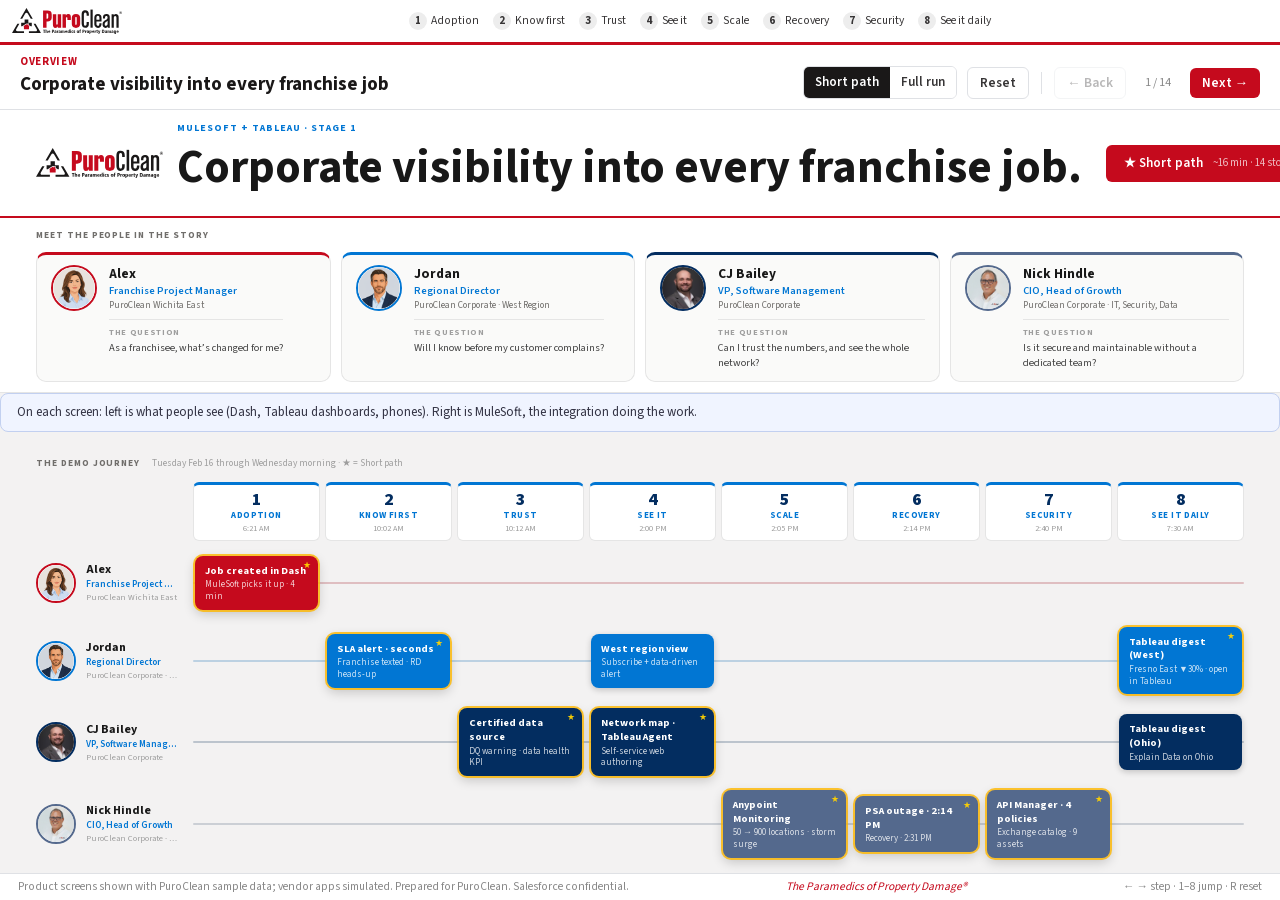
<file: index.html>
<!doctype html>
<html lang="en">
<head>
  <meta charset="utf-8"/>
  <meta name="viewport" content="width=device-width, initial-scale=1"/>
  <meta name="robots" content="noindex, nofollow"/>
  <title>PuroClean &middot; Integration strategy &middot; Stage 1</title>
  <link rel="icon" href="assets/icons/house.svg"/>
  <link rel="stylesheet" href="css/styles.css?v=cjfb005"/>
</head>
<body class="notes-off">
  <div id="app"></div>
  <script src="js/data.js?v=cjfb005"></script>
  <script src="js/usmap.js?v=cjfb005"></script>
  <script src="js/console.js?v=cjfb005"></script>
  <script src="js/screens.js?v=cjfb005"></script>
  <script src="js/acts.js?v=cjfb005"></script>
  <script src="js/engine.js?v=cjfb005"></script>
</body>
</html>
</file>
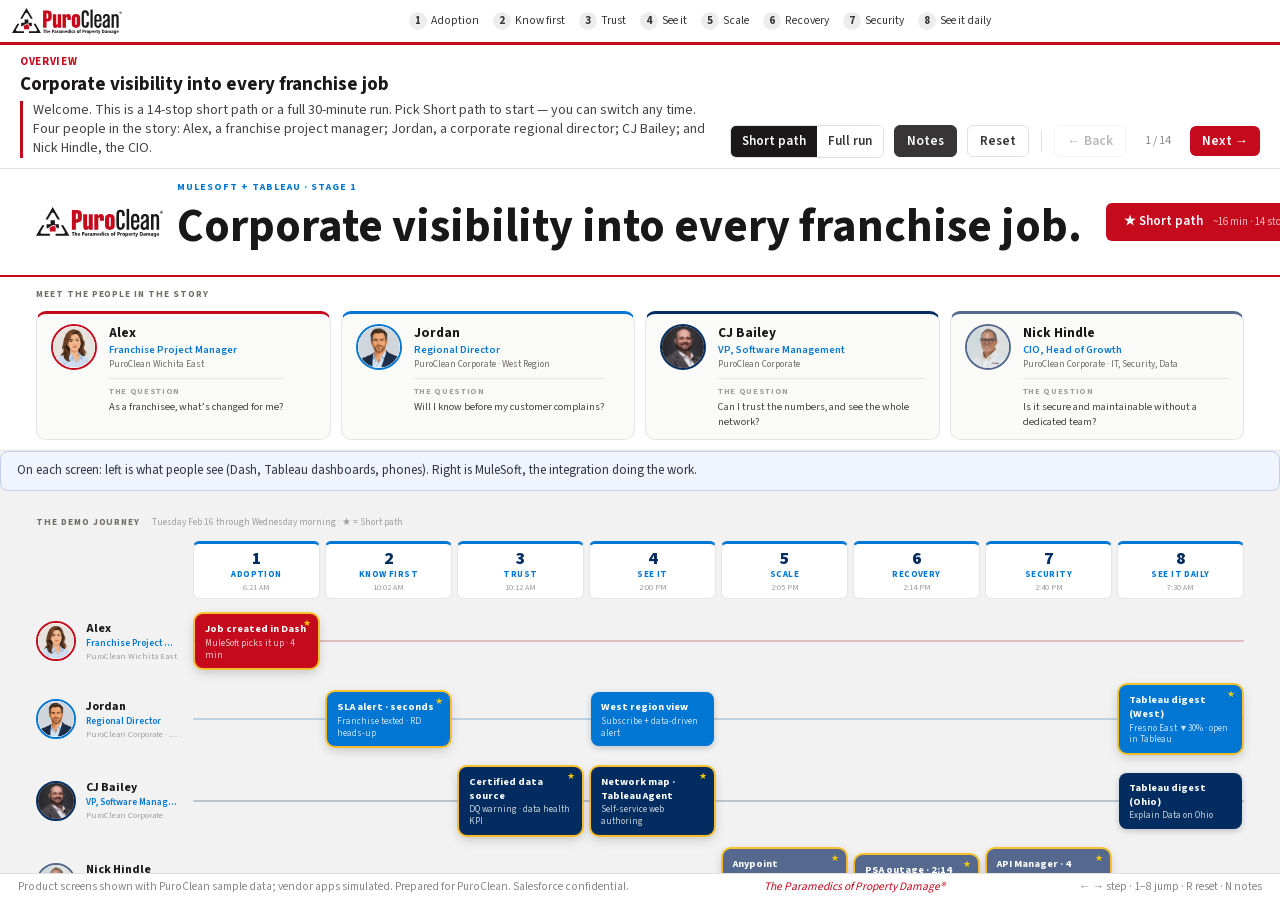
<file: internal.html>
<!doctype html>
<html lang="en">
<head>
  <meta charset="utf-8"/>
  <meta name="viewport" content="width=device-width, initial-scale=1"/>
  <meta name="robots" content="noindex, nofollow"/>
  <title>PuroClean &middot; Integration strategy &middot; Presenter version</title>
  <link rel="icon" href="assets/icons/house.svg"/>
  <link rel="stylesheet" href="css/styles.css?v=cjfb005"/>
</head>
<body>
  <div id="app"></div>
  <script src="js/data.js?v=cjfb005"></script>
  <script src="js/usmap.js?v=cjfb005"></script>
  <script src="js/console.js?v=cjfb005"></script>
  <script src="js/screens.js?v=cjfb005"></script>
  <script src="js/acts.js?v=cjfb005"></script>
  <script src="js/notes.js?v=cjfb005"></script>
  <script src="js/engine.js?v=cjfb005"></script>
</body>
</html>
</file>
<file: css/styles.css>
@font-face {
  font-family: "Source Sans 3";
  src: url("../assets/fonts/SourceSans3-latin.woff2") format("woff2");
  font-weight: 200 900;
  font-style: normal;
  font-display: swap;
}

:root {
  --red: #C50A1D;
  --red-h: #991A20;
  --alert: #D0232A;
  --ink: #1A1818;
  --ink2: #373536;
  --navy: #00346D;
  --gray: #A7A9AC;
  --bg: #F6F7F9;
  --bg2: #EDEDED;
  --line: #dfe1e5;
  --ok: #2e8b57;
  --amber: #e0a020;
  --cx-bg: #161414;
  --cx-panel: #211e1f;
  --cx-line: #3a3738;
  --cx-text: #e9e7e7;
  --cx-mut: #9b9899;
  --cx-ok: #5fd08a;
  --cx-err: #ff5a62;
  --cx-warn: #f5b942;
  --cx-blue: #5aa9e6;
  --mono: ui-monospace, "SF Mono", Menlo, Consolas, monospace;
  --water: #4e79a7; --fire: #e15759; --mold: #59a14f; --bio: #f28e2b;
}

* { box-sizing: border-box; }
html, body { margin: 0; height: 100%; }
body {
  font-family: "Source Sans 3", -apple-system, "Segoe UI", Helvetica, Arial, sans-serif;
  color: var(--ink);
  background: var(--bg);
  font-size: 15px;
  line-height: 1.35;
  -webkit-font-smoothing: antialiased;
  overflow: hidden;
}
button { font: inherit; cursor: pointer; }
code { font-family: var(--mono); font-size: .92em; }
[hidden] { display: none !important; }
.mut { color: #777; }
.small { font-size: 13px; }
.tiny { font-size: 11.5px; }
.ill { display: inline-block; font-size: 10.5px; font-style: italic; color: var(--cx-mut); border: 1px solid var(--cx-line); border-radius: 9px; padding: 0 7px; margin-left: 6px; vertical-align: middle; font-weight: 400; }

#app { height: 100vh; display: grid; grid-template-rows: auto auto 1fr auto; }

/* ------------------------------------------------------------ buttons */
.primary, .btn.primary { background: var(--red); color: #fff; border: 0; border-radius: 6px; padding: 8px 16px; font-weight: 600; }
.primary:hover { background: var(--red-h); }
.primary:disabled, .ghost:disabled { opacity: .35; cursor: default; }
.ghost, .btn.ghost { background: #fff; color: var(--ink2); border: 1px solid var(--line); border-radius: 6px; padding: 7px 13px; font-weight: 600; }
.ghost:hover { border-color: var(--gray); }
.ghost.on { background: var(--ink2); color: #fff; border-color: var(--ink2); }
.btn { border-radius: 6px; padding: 8px 16px; font-weight: 600; }

/* ------------------------------------------------------------ top bar */
.top {
  display: flex; align-items: center; gap: 16px;
  padding: 8px 18px; background: #fff; border-bottom: 3px solid var(--red);
}
.top-logo { cursor: pointer; display: flex; }
.top-logo img { height: 30px; }
.top-title { display: flex; flex-direction: column; line-height: 1.1; padding-left: 14px; border-left: 1px solid var(--line); white-space: nowrap; }
.top-title b { font-size: 15px; }
.top-title span { font-size: 12px; color: #777; }
.stepper { display: flex; gap: 2px; flex: 1; justify-content: center; flex-wrap: nowrap; min-width: 0; }
.st {
  background: transparent; border: 1px solid transparent; border-radius: 16px; padding: 4px 8px;
  font-size: 13px; color: var(--ink2); display: flex; align-items: center; gap: 5px; white-space: nowrap;
}
.st i { font-style: normal; font-weight: 700; font-size: 11px; width: 18px; height: 18px; border-radius: 50%; background: var(--bg2); display: grid; place-items: center; }
.st:hover { border-color: var(--line); }
.st.focus i { background: #f6d7da; color: var(--red); }
.st.on { background: var(--red); color: #fff; }
.st.on i { background: #fff; color: var(--red); }
.st.off { opacity: .42; }
.top-ctl { display: flex; gap: 8px; align-items: center; }
.seg { display: flex; border: 1px solid var(--line); border-radius: 6px; overflow: hidden; }
.seg button { border: 0; background: #fff; padding: 7px 11px; font-size: 13px; font-weight: 600; color: var(--ink2); }
.seg button.on { background: var(--ink); color: #fff; }

/* ------------------------------------------------------------ talking points */
.talk {
  display: grid; grid-template-columns: 1fr auto; gap: 18px; align-items: end;
  padding: 10px 20px 10px; background: #fff; border-bottom: 1px solid var(--line);
}
.tk-act { font-size: 11px; letter-spacing: .06em; text-transform: uppercase; color: var(--red); font-weight: 700; display: flex; gap: 8px; align-items: center; flex-wrap: wrap; }
.tk-ch { color: var(--red); }
.tk-q { color: var(--ink2); font-style: normal; text-transform: none; letter-spacing: 0; font-weight: 400; font-size: 12px; }
.tk-off { background: var(--bg2); color: #666; border-radius: 9px; padding: 1px 8px; letter-spacing: .03em; font-style: normal; }
.tk-title { font-size: 21px; font-weight: 700; margin: 2px 0 2px; display: flex; align-items: baseline; gap: 8px; }
.tk-id { font-size: 13px; color: #fff; background: var(--ink2); border-radius: 4px; padding: 0 6px; font-weight: 600; }
.tk-say { font-size: 15px; color: #444; max-width: 980px; border-left: 3px solid var(--red); padding-left: 10px; margin-top: 4px; }
.notes-off .tk-say { display: none; }
.tk-r { display: flex; flex-direction: column; align-items: flex-end; gap: 8px; }
.tk-chips { display: flex; gap: 5px; flex-wrap: wrap; justify-content: flex-end; max-width: 560px; }
.chip { font-size: 12px; border: 1px solid var(--line); background: var(--bg); border-radius: 12px; padding: 1px 9px; color: var(--ink2); white-space: nowrap; }
.chip-persona { font-size: 12px; border-radius: 12px; padding: 2px 10px; color: #fff; background: var(--pc, var(--ink2)); font-weight: 600; white-space: nowrap; }
.chip-clock { font-size: 12px; border: 1px solid var(--line); background: var(--bg); border-radius: 12px; padding: 1px 9px; color: #555; white-space: nowrap; }
.chip-new { font-size: 9.5px; border-radius: 8px; padding: 1px 7px; background: #f5eafb; color: #9050E9; font-weight: 700; border: 1px solid #e0c8f7; }
.tk-nav { display: flex; align-items: center; gap: 10px; }
.tk-pos { font-size: 12px; color: #888; min-width: 44px; text-align: center; }
.tk-sep { width: 1px; height: 22px; background: var(--line); margin: 0 2px; }
.tk-nav .ghost, .tk-nav .primary { padding: 6px 12px; font-size: 13.5px; }
#btnNext.ready { animation: nextPulse 1.6s ease-in-out infinite; }
@keyframes nextPulse { 0%, 100% { box-shadow: 0 0 0 0 rgba(197, 10, 29, .5); } 50% { box-shadow: 0 0 0 7px rgba(197, 10, 29, 0); } }

/* ------------------------------------------------------------ stage */
.stage { display: grid; grid-template-columns: 50% 50%; min-height: 0; position: relative; }
.left {
  overflow: auto; padding: 18px 22px 30px; display: flex; flex-direction: column; align-items: center; justify-content: safe center; gap: 12px;
  background: radial-gradient(circle at 20% 0%, #fff 0, var(--bg) 60%);
}
.right { background: var(--cx-bg); color: var(--cx-text); display: flex; flex-direction: column; min-height: 0; border-left: 1px solid var(--cx-line); }
.foot {
  display: flex; gap: 18px; justify-content: space-between; padding: 5px 18px; font-size: 11.5px; color: #888;
  background: #fff; border-top: 1px solid var(--line);
}
.foot-tag { font-style: italic; color: var(--red); }

/* ------------------------------------------------------------ guided tap pulse */
.pulse { position: relative; animation: tapPulse 1.3s ease-out infinite; z-index: 1; }
@keyframes tapPulse {
  0% { box-shadow: 0 0 0 0 rgba(197, 10, 29, .65); }
  70% { box-shadow: 0 0 0 12px rgba(197, 10, 29, 0); }
  100% { box-shadow: 0 0 0 0 rgba(197, 10, 29, 0); }
}
g.pulse { animation: none; cursor: pointer; }
g.pulse rect:first-child, g.pulse > path:first-child { stroke: var(--red); stroke-width: 3; animation: tileStroke 1.1s ease-in-out infinite; }
@keyframes tileStroke { 50% { stroke-width: 7; stroke-opacity: .35; } }
tr.pulse { animation: none; box-shadow: none; }
tr.pulse > td { animation: rowPulse 1.3s ease-in-out infinite; }
tr.pulse > td:first-child { box-shadow: inset 3px 0 0 var(--red); }
@keyframes rowPulse { 50% { background: #f8d2d6; } }
tr[data-tap]:hover > td { background: #eef4fa; }
[data-tap].tapped:not(tr) { outline: 2px solid #0176D3; outline-offset: -2px; }
tr.tapped > td { background: #e3eefa; }
[data-tap] { cursor: pointer; }

/* ------------------------------------------------------------ role badge + devices */
.badge-role { display: flex; align-items: center; gap: 9px; align-self: center; background: #fff; border: 1px solid var(--line); border-radius: 22px; padding: 4px 14px 4px 4px; box-shadow: 0 1px 2px rgba(0,0,0,.04); }
.br-dot { width: 30px; height: 30px; border-radius: 50%; background: var(--rc); color: #fff; display: grid; place-items: center; font-weight: 700; font-size: 12px; }
.badge-role b { display: block; font-size: 14px; line-height: 1.1; }
.badge-role small { display: block; font-size: 12px; color: #777; }

.device { background: var(--ink); border-radius: 26px; padding: 10px 12px 14px; box-shadow: 0 18px 40px -18px rgba(0,0,0,.45); position: relative; }
.device .dv-bar { height: 16px; display: flex; align-items: center; justify-content: center; position: relative; color: #bbb; font-size: 10.5px; }
.dv-clock { position: absolute; left: 10px; }
.dv-cam { width: 7px; height: 7px; border-radius: 50%; background: #444; }
.dv-screen { background: #fff; border-radius: 12px; overflow: hidden; }
.device.tablet { width: min(100%, 600px); border: 3px solid var(--rc); }
.device.laptop { width: min(100%, 720px); border-radius: 14px 14px 4px 4px; background: #222; padding: 8px 10px 10px; border: 3px solid var(--rc); }
.device.laptop .dv-screen { border-radius: 4px; }
.device.laptop::after { content: ""; position: absolute; left: -7%; right: -7%; bottom: -14px; height: 12px; background: linear-gradient(#cfd2d6, #a8abb0); border-radius: 0 0 14px 14px; }
.device.phone { width: 292px; border-radius: 40px; padding: 12px 11px 16px; border: 3px solid var(--rc); }
.device.phone .dv-screen { border-radius: 28px; height: 560px; }

/* ------------------------------------------------------------ franchise job app */
.ja { font-size: 14px; }
.ja-top { display: flex; justify-content: space-between; align-items: center; padding: 9px 14px; background: var(--ink2); color: #fff; }
.ja-app { font-weight: 700; }
.ja-app em { font-weight: 400; color: #ccc; font-size: 12px; }
.ja-fr { font-size: 12.5px; color: #ddd; }
.ja-switch { display: flex; gap: 4px; padding: 8px 14px; background: var(--bg); border-bottom: 1px solid var(--line); align-items: center; }
.ja-switch button { border: 1px solid var(--line); background: #fff; border-radius: 14px; padding: 3px 12px; font-size: 13px; font-weight: 600; }
.ja-switch button.on { background: var(--ink); color: #fff; border-color: var(--ink); }
.ja-sim { margin-left: auto; font-size: 11.5px; color: #888; font-style: italic; }
.ja-head { display: flex; gap: 12px; padding: 12px 14px; align-items: flex-start; position: relative; flex-wrap: wrap; }
.ja-ic { width: 40px; height: 40px; border-radius: 10px; background: #e6eef7; display: grid; place-items: center; }
.ja-ic .ico { width: 24px; height: 24px; }
.ja-id { font-weight: 700; font-size: 16px; }
.ja-sub { font-size: 13px; }
.ja-sync { width: 100%; background: #e5f4ea; color: #1d6b3f; border: 1px solid #bfe3cc; border-radius: 6px; padding: 5px 10px; font-weight: 600; font-size: 13px; animation: fadeUp .4s ease; }
.ja-tabs { display: flex; gap: 18px; padding: 0 14px; border-bottom: 1px solid var(--line); font-size: 13px; color: #777; }
.ja-tabs span { padding: 6px 0; }
.ja-tabs .on { color: var(--red); border-bottom: 2px solid var(--red); font-weight: 600; }
.ja-dates { padding: 6px 14px; }
.ja-row { display: flex; justify-content: space-between; align-items: center; padding: 7px 0; border-bottom: 1px dashed #eee; }
.ja-row.done .ja-val { font-weight: 700; color: var(--ink); }
.ja-row.flash { animation: flash 1.4s ease; }
@keyframes flash { 0% { background: #fde2e4; } 100% { background: transparent; } }
.ja-lbl { display: flex; gap: 6px; align-items: center; }
.sla-tag { font-style: normal; font-size: 10px; font-weight: 700; color: var(--red); border: 1px solid #f2b8bd; border-radius: 8px; padding: 0 5px; }
.ja-set { background: #fff; border: 1px solid var(--red); color: var(--red); border-radius: 5px; padding: 2px 10px; font-weight: 600; font-size: 13px; }
.ja-actions { display: flex; gap: 8px; justify-content: flex-end; padding: 10px 14px 14px; }
.ico { width: 18px; height: 18px; vertical-align: -4px; }

.q-list { padding: 12px 14px; display: flex; flex-direction: column; gap: 8px; }
.q-item { border: 1px solid var(--line); border-left: 4px solid var(--amber); border-radius: 6px; padding: 8px 10px; }
.q-item.bad { border-left-color: var(--red); }
.q-item small { display: block; color: #777; }

/* ------------------------------------------------------------ corporate cards */
.card-pad { padding: 18px 20px 20px; }
.card-pad h3 { margin: 0 0 12px; font-size: 18px; }
.plat-grid { display: grid; grid-template-columns: repeat(3, 1fr); gap: 10px; margin-bottom: 12px; }
.plat { border: 1px solid var(--line); border-radius: 8px; padding: 12px; }
.plat b { display: block; }
.plat small { color: #777; font-size: 12px; }
.plat.on { border-left: 4px solid var(--ok); }
.plat.add { border: 2px dashed var(--gray); color: var(--ink2); }
.plat.new { border: 2px solid var(--amber); background: #fff8e6; animation: fadeUp .4s ease; }

.sc-stops { display: flex; gap: 8px; margin-bottom: 10px; }
.sc-stops button { flex: 1; border: 1px solid var(--line); background: #fff; border-radius: 6px; padding: 8px; font-weight: 600; }
.sc-stops button.on { background: var(--navy); color: #fff; border-color: var(--navy); }
.sc-track { height: 8px; background: var(--bg2); border-radius: 4px; overflow: hidden; margin-bottom: 12px; }
.sc-track span { display: block; height: 100%; background: var(--red); transition: width .6s ease; }
.sc-surge { display: inline-flex; align-items: center; gap: 8px; font-weight: 600; border-radius: 16px; padding: 4px 10px 4px 4px; }
.sw { width: 36px; height: 20px; border-radius: 10px; background: #ccc; position: relative; transition: background .2s; }
.sw::after { content: ""; position: absolute; top: 2px; left: 2px; width: 16px; height: 16px; border-radius: 50%; background: #fff; transition: left .2s; }
.sc-surge.on .sw { background: var(--red); }
.sc-surge.on .sw::after { left: 18px; }
.sc-kpis { display: grid; grid-template-columns: repeat(3, 1fr); gap: 10px; margin: 14px 0 8px; }
.sc-kpis div { background: var(--bg); border-radius: 8px; padding: 10px; }
.sc-kpis b { display: block; font-size: 22px; }
.sc-kpis small { color: #777; }

.form { display: grid; grid-template-columns: 1fr 1fr; gap: 10px; margin-bottom: 14px; }
.form label { font-size: 12px; color: #666; display: flex; flex-direction: column; gap: 3px; }
.form input { font: inherit; font-size: 14px; color: var(--ink); border: 1px solid var(--line); border-radius: 5px; padding: 6px 8px; background: var(--bg); }
.ok-banner { background: #e5f4ea; color: #1d6b3f; border: 1px solid #bfe3cc; border-radius: 6px; padding: 10px 12px; font-weight: 600; animation: fadeUp .4s ease; }

.certs { display: flex; gap: 6px; flex-wrap: wrap; margin: 10px 0; }
.cert { background: var(--navy); color: #fff; border-radius: 5px; padding: 5px 11px; font-weight: 700; font-size: 13px; }
.ticks { padding: 0; list-style: none; margin: 8px 0; columns: 2; }
.ticks li { padding: 3px 0 3px 22px; position: relative; break-inside: avoid; }
.ticks li::before { content: "\2713"; position: absolute; left: 2px; color: var(--ok); font-weight: 700; }

.cmp { display: grid; grid-template-columns: 1fr 1fr; gap: 12px; }
.cmp-col { border: 1px solid var(--line); border-radius: 8px; padding: 12px 14px; display: flex; flex-direction: column; }
.cmp-col.on { border: 2px solid var(--red); }
.cmp-h { font-weight: 700; text-transform: uppercase; font-size: 12px; letter-spacing: .06em; color: #777; }
.cmp-col.on .cmp-h { color: var(--red); }
.cmp-col ul { padding-left: 18px; margin: 8px 0; flex: 1; }
.cmp-foot { font-size: 13px; font-style: italic; color: #555; border-top: 1px solid var(--line); padding-top: 8px; }

.next-grid { display: grid; grid-template-columns: repeat(3, 1fr); gap: 10px; }
.next-grid div { background: var(--bg); border-radius: 8px; padding: 12px; border: 1px solid var(--line); }
.next-grid b { display: block; }
.next-grid small { color: #666; }
blockquote { margin: 16px 0 8px; padding: 10px 14px; border-left: 4px solid var(--red); background: #fdf3f4; font-size: 17px; font-style: italic; }
blockquote span { display: block; font-size: 12px; font-style: normal; color: #777; margin-top: 4px; }

/* ------------------------------------------------------------ phone screens */
.ph { height: 100%; }
.ph-lock { height: 100%; background: linear-gradient(160deg, #2b3a55 0%, #1A1818 70%); color: #fff; padding: 46px 14px; text-align: center; }
.ph-time { font-size: 58px; font-weight: 300; line-height: 1; }
.ph-date { font-size: 14px; opacity: .85; margin-bottom: 26px; }
.notif { text-align: left; background: rgba(255,255,255,.92); color: var(--ink); border-radius: 16px; padding: 10px 12px; animation: dropIn .5s ease; }
.notif b { display: block; font-size: 14px; }
.notif p { margin: 3px 0 0; font-size: 13px; }
.nt-h { display: flex; align-items: center; gap: 6px; font-size: 11.5px; color: #666; margin-bottom: 4px; }
.nt-h img { height: 12px; }
.nt-mule { width: 16px; height: 16px; border-radius: 4px; background: #00a0df; color: #fff; font-weight: 700; font-size: 10px; display: grid; place-items: center; }
.ph-app { padding: 18px 14px; height: 100%; background: var(--bg); overflow: auto; }
.ph-apphead { font-weight: 700; font-size: 15px; margin: 18px 0 12px; }
.al-card { background: #fff; border-radius: 10px; padding: 10px 12px; border-left: 4px solid var(--alert); margin-bottom: 10px; }
.al-card p { margin: 4px 0 0; font-size: 13px; }
.al-steps { font-size: 13px; background: #fff; border-radius: 10px; padding: 8px 12px; margin-bottom: 12px; }
.al-steps div { padding: 3px 0; }
.ph-app .btn { width: 100%; }
.al-run { display: block; text-align: center; margin-top: 10px; color: var(--navy); font-weight: 600; font-size: 13px; }
.pulse-card { background: #fff; border-radius: 12px; padding: 12px; margin-bottom: 10px; box-shadow: 0 1px 2px rgba(0,0,0,.06); }
.pl-k { font-size: 12.5px; color: #666; }
.pl-v { font-size: 26px; font-weight: 700; }
.pulse-card.small .pl-v { font-size: 19px; }
.pl-v .up { font-size: 14px; color: var(--red); }
.pl-v .flat { font-size: 13px; color: var(--ok); font-weight: 600; }
.pulse-card p { font-size: 13px; margin: 4px 0 0; }
.spark { width: 100%; height: 50px; }

/* ------------------------------------------------------------ Tableau */
.tb { font-size: 13px; background: #fff; }
.tb-top { display: flex; align-items: center; gap: 10px; background: var(--ink); color: #fff; padding: 7px 12px; }
.tb-top img { height: 15px; }
.tb-title { font-weight: 700; font-size: 14px; }
.tb-fresh { margin-left: auto; font-size: 11.5px; color: #8fd9a8; }
.tb-brand { font-size: 11px; background: #e97627; color: #fff; border-radius: 3px; padding: 1px 6px; font-weight: 700; }
.tb-crumbs { display: flex; gap: 6px; align-items: center; padding: 6px 12px; background: var(--bg); border-bottom: 1px solid var(--line); font-size: 12.5px; color: #666; }
.tb-crumbs i { font-style: normal; color: #bbb; }
.tb-crumbs .on { color: var(--ink); font-weight: 700; }
.tb-viewas { margin-left: auto; background: var(--navy); color: #fff; border-radius: 10px; padding: 1px 9px; font-size: 11.5px; }
.tb-body { padding: 10px 12px 12px; }
.tb-kpis { display: grid; grid-template-columns: repeat(5, 1fr); gap: 7px; margin-bottom: 9px; }
.tb-kpis.three { grid-template-columns: repeat(3, 1fr); }
.kpi { border: 1px solid var(--line); border-radius: 6px; padding: 6px 8px; }
.kpi-k { font-size: 11px; color: #666; line-height: 1.15; }
.kpi-v { font-size: 20px; font-weight: 700; color: var(--navy); }
.kpi-v small { font-size: 11px; font-weight: 600; }
.kpi-v .up { color: var(--ok); }
.kpi-d { font-size: 11px; color: #888; }
.kpi.hl { border-color: var(--red); border-top-color: var(--red); background: #fdf3f4; }
.kpi.tappable { border-top-color: var(--red); }
.kpi.green { border-top-color: var(--ok); }
.kpi.green .kpi-v { color: var(--ok); }
.kpi.amber { border-top-color: var(--amber); background: #fff8e6; }
.kpi.amber .kpi-v { color: #b57a00; }
.tb-grid { display: grid; grid-template-columns: 1.55fr 1fr; gap: 9px; }
.tb-card { border: 1px solid var(--line); border-radius: 6px; padding: 8px 10px; }
.tb-card.wide { padding: 8px; }
.tb-h { font-weight: 700; font-size: 13px; margin-bottom: 6px; display: flex; justify-content: space-between; gap: 8px; }
.tb-h small { font-weight: 400; color: var(--red); }
.tb-note { font-size: 11.5px; color: #888; margin-top: 8px; }
.tb-ask { font-size: 14px; margin: 4px 0; color: #444; }
.usmap { width: 100%; height: auto; display: block; }
.usmap .tl { font-size: 11px; font-weight: 700; }
.usmap .tv { font-size: 10.5px; }
.donut-legend div { display: flex; align-items: center; gap: 7px; padding: 3px 0; }
.donut-legend i { width: 12px; height: 12px; border-radius: 3px; }
.bars { display: flex; flex-direction: column; gap: 6px; }
.bar-row { display: grid; grid-template-columns: 112px 1fr 34px; gap: 6px; align-items: center; border-radius: 5px; padding: 3px 4px; }
.bl { font-size: 12.5px; white-space: nowrap; overflow: hidden; text-overflow: ellipsis; }
.bt { height: 14px; background: var(--bg2); border-radius: 3px; overflow: hidden; }
.bt span { display: block; height: 100%; animation: grow .6s ease; transform-origin: left; }
@keyframes grow { from { transform: scaleX(0); } }
.bv { font-weight: 700; text-align: right; }
.tb-table { width: 100%; border-collapse: collapse; font-size: 12.5px; }
.tb-table th { text-align: left; font-size: 11px; color: #777; font-weight: 600; border-bottom: 1px solid var(--line); padding: 4px; }
.tb-table td { padding: 6px 4px; border-bottom: 1px solid #f0f0f0; }
div.tl { display: grid; grid-template-columns: repeat(3, 1fr); gap: 6px 12px; margin-top: 6px; }
.tl-step { display: flex; gap: 6px; align-items: center; font-size: 12.5px; color: #999; }
.tl-dot { width: 10px; height: 10px; border-radius: 50%; border: 2px solid #ccc; flex: none; }
.tl-step.done { color: var(--ink); }
.tl-step.done .tl-dot { background: var(--red); border-color: var(--red); }
.tl-v { margin-left: auto; font-weight: 700; }
.rd-list div { display: flex; justify-content: space-between; padding: 5px 0; border-bottom: 1px solid #f0f0f0; }
.bm-row { display: grid; grid-template-columns: 130px 1fr; gap: 8px; align-items: center; margin: 7px 0; }
.bm-k { font-size: 12.5px; }
.bm-bars { display: flex; flex-direction: column; gap: 2px; }
.bm-bars span { display: block; height: 15px; border-radius: 3px; font-size: 11px; color: #fff; padding-left: 6px; line-height: 15px; font-weight: 700; animation: grow .6s ease; transform-origin: left; }
.bm-fr.good { background: var(--navy); }
.bm-fr.bad { background: var(--red); }
.bm-net { background: var(--gray); }
.lg-fr, .lg-net { display: inline-block; width: 10px; height: 10px; border-radius: 2px; margin: 0 3px 0 8px; vertical-align: -1px; }
.lg-fr { background: var(--navy); }
.lg-net { background: var(--gray); }
.bm-fin { margin-top: 10px; padding: 8px 10px; border: 1px dashed var(--gray); border-radius: 6px; color: #999; font-size: 12.5px; }
.bm-fin span { display: block; font-size: 11.5px; color: var(--red); }
.trend { width: 100%; height: 110px; }
.trend .tr-l { font-size: 11px; fill: var(--red); font-family: "Source Sans 3", sans-serif; font-weight: 600; }
svg text { font-family: "Source Sans 3", -apple-system, Helvetica, Arial, sans-serif; }

/* ------------------------------------------------------------ console (right) */
.cx-head { display: flex; align-items: center; gap: 12px; padding: 9px 16px; border-bottom: 1px solid var(--cx-line); }
.cx-logo { height: 20px; }
.cx-title { font-weight: 600; font-size: 14px; color: var(--cx-mut); letter-spacing: .02em; padding-left: 12px; border-left: 1px solid var(--cx-line); }
.cx-depth { margin-left: auto; display: flex; border: 1px solid var(--cx-line); border-radius: 6px; overflow: hidden; }
.cx-depth button { background: transparent; color: var(--cx-mut); border: 0; padding: 4px 10px; font-size: 12px; font-weight: 600; }
.cx-depth button.on { background: var(--red); color: #fff; }
.cx-caption { min-height: 38px; padding: 9px 16px; font-size: 15px; color: #fff; display: flex; align-items: center; gap: 9px; background: linear-gradient(90deg, rgba(197,10,29,.18), transparent 70%); }
.cap-dot { width: 8px; height: 8px; border-radius: 50%; background: var(--red); flex: none; animation: blink 1.4s ease-in-out infinite; }
@keyframes blink { 50% { opacity: .3; } }
.cx-tabs { display: flex; gap: 2px; padding: 0 12px; border-bottom: 1px solid var(--cx-line); }
.cx-tabs button { background: transparent; border: 0; color: var(--cx-mut); padding: 7px 12px; font-size: 13px; font-weight: 600; border-bottom: 2px solid transparent; position: relative; }
.cx-tabs button.has::after { content: ""; position: absolute; top: 7px; right: 3px; width: 5px; height: 5px; border-radius: 50%; background: var(--cx-blue); }
.cx-tabs button.on { color: #fff; border-bottom-color: var(--red); }
.cx-body { flex: 1; min-height: 0; position: relative; }
.cx-pane { display: none; position: absolute; inset: 0; overflow: auto; padding: 12px 14px; }
.cx-pane.on { display: block; }
.cx-pane::-webkit-scrollbar, .left::-webkit-scrollbar { width: 8px; }
.cx-pane::-webkit-scrollbar-thumb { background: #3a3738; border-radius: 4px; }

.cx-graph { width: 100%; height: auto; display: block; max-height: 52vh; }
.cx-group { fill: rgba(255,255,255,.025); stroke: var(--cx-line); stroke-dasharray: 3 3; }
.cx-group-label { fill: var(--cx-mut); font-size: 11.5px; font-weight: 600; letter-spacing: .06em; text-transform: uppercase; }
.cx-node rect { fill: #262324; stroke: #555253; stroke-width: 1.4; transition: stroke .25s, fill .25s; }
.cx-node .nl { fill: #fff; font-size: 13.5px; font-weight: 600; }
.cx-node .ns { fill: var(--cx-mut); font-size: 10.5px; }
.cx-node.sys rect { stroke: #3d6f96; }
.cx-node.proc rect { fill: #13283d; stroke: var(--cx-blue); }
.cx-node.store rect { fill: #1f2733; stroke: #7f97b5; }
.cx-node.viz rect { fill: #2d2219; stroke: var(--bio); }
.cx-node.ops rect { fill: #1b2a1f; stroke: #59a14f; }
.cx-node.exp rect { fill: #241a30; stroke: #b07ee8; }
.cx-lane { stroke-width: 1; }
.cx-lane.sys { fill: rgba(79,179,176,.06); stroke: rgba(79,179,176,.38); }
.cx-lane.proc { fill: rgba(90,169,230,.06); stroke: rgba(90,169,230,.38); }
.cx-lane.exp { fill: rgba(176,126,232,.07); stroke: rgba(176,126,232,.42); }
.cx-lane-label { font-size: 14px; font-weight: 700; letter-spacing: .03em; }
.cx-lane-label.sys { fill: #7fd3d0; }
.cx-lane-label.proc { fill: #8cc6f0; }
.cx-lane-label.exp { fill: #cfa8f5; }
/* Lane error/ok override states (set by C.lane()) */
.cx-lane.err { fill: rgba(194, 57, 52, .09); stroke: rgba(194, 57, 52, .55); }
.cx-lane.ok  { fill: rgba(46, 132, 74, .08); stroke: rgba(46, 132, 74, .40); }
.cx-lane-label.err { fill: #c23934; }
.cx-lane-label.ok  { fill: #2e844a; }
.cx-legend .lg { display: inline-block; width: 10px; height: 10px; border-radius: 3px; margin: 0 5px -1px 12px; }
.cx-legend .lg:first-child { margin-left: 0; }
.cx-legend .lg.sys { background: #4fb3b0; }
.cx-legend .lg.proc { background: #5aa9e6; }
.cx-legend .lg.exp { background: #b07ee8; }
.cx-node.dim { opacity: .35; }
.cx-node.active rect { stroke: var(--red); stroke-width: 2.6; fill: #3a1418; filter: url(#glow); }
.cx-node.ok rect { stroke: var(--cx-ok); }
.cx-node.err rect { stroke: var(--cx-err); stroke-width: 2.6; fill: #4a1418; }
.cx-node.err .nl { fill: #ffd0d3; }
.cx-node.warn rect { stroke: var(--cx-warn); stroke-width: 2.4; fill: #3b2e12; }
.cx-node.reuse rect { stroke: var(--cx-ok); stroke-dasharray: 5 3; }
.cx-node.new rect { stroke: #ffd166; stroke-width: 2.4; fill: #352c12; }
.cx-node.err, .cx-node.warn, .cx-node.ok, .cx-node.active, .cx-node.new { opacity: 1; }
.nb rect { fill: #2e7d4f; stroke: none; }
.nb text { fill: #fff; font-size: 10px; font-weight: 700; }
.cx-edge { fill: none; stroke: #4b4748; stroke-width: 1.6; transition: stroke .3s; }
.cx-edge.dashed { stroke-dasharray: 5 4; }
.cx-edge.hot { stroke: var(--red); stroke-width: 2.8; }
.cx-edge.ok { stroke: #3f8d5c; stroke-width: 2; }
.cx-edge.err { stroke: var(--cx-err); stroke-width: 2.4; stroke-dasharray: 4 4; }
.cx-packet { fill: #ff3346; }
.cx-packet.ref { fill: #9fb8d6; }
.cx-packet.err { fill: var(--cx-err); }
.cx-packet.new { fill: #ffd166; }
.cx-legend { font-size: 12px; color: var(--cx-mut); margin-top: 4px; }

.cx-mini { margin-top: 8px; border-top: 1px solid var(--cx-line); padding-top: 6px; }
.cx-mini .lg { grid-template-columns: 92px 1fr; animation: fadeUp .25s ease; }
.cx-extra:not(:empty) { margin-top: 10px; }

/* logs */
.cx-logs { font-size: 12.5px; }
.lg { display: grid; grid-template-columns: 92px 46px 1fr; gap: 8px; padding: 4px 2px; border-bottom: 1px solid rgba(255,255,255,.04); animation: fadeUp .25s ease; align-items: baseline; }
.lt { font-family: var(--mono); color: #77736f; font-size: 11.5px; }
.ll { font-family: var(--mono); font-size: 10.5px; font-weight: 700; }
.lm { min-width: 0; }
.raw { font-family: var(--mono); font-size: 12px; color: #d8d5d5; word-break: break-word; }
.raw code { color: #fff; background: rgba(255,255,255,.07); padding: 0 4px; border-radius: 3px; }
.ex { display: none; font-size: 14px; color: #fff; }
.lg.info .ll { color: var(--cx-mut); }
.lg.http .ll { color: var(--cx-blue); }
.lg.sql .ll { color: #c79bd9; }
.lg.ok .ll { color: var(--cx-ok); }
.lg.warn .ll { color: var(--cx-warn); }
.lg.err .ll { color: var(--cx-err); }
.lg.err .raw { color: #ffc4c8; }
body.exec .raw, body.exec .eng-only { display: none; }
body.exec .ex { display: inline; }
body.exec .lg { grid-template-columns: 92px 1fr; }
body.exec .lg .ll { display: none; }
body.exec .cx-mini .lg { grid-template-columns: 92px 1fr; }

/* payload */
.pl-grid { display: grid; grid-template-columns: 1fr 1fr; gap: 10px; }
.pl-grid.multi { grid-template-columns: 1.5fr 1fr; }
.pl-sources { display: grid; gap: 8px; }
.pl-grid.multi .pl-sources { grid-template-columns: 1fr 1fr; }
.pl-col { background: var(--cx-panel); border: 1px solid var(--cx-line); border-radius: 8px; overflow: hidden; min-width: 0; }
.pl-col.canon { border-color: #2f6b47; }
.pl-h { font-size: 11.5px; font-weight: 700; letter-spacing: .05em; text-transform: uppercase; color: var(--cx-mut); padding: 6px 10px; border-bottom: 1px solid var(--cx-line); }
.pl-col.canon .pl-h { color: var(--cx-ok); }
.json { margin: 0; padding: 6px 0; font-family: var(--mono); font-size: 11.5px; line-height: 1.5; color: #cfcaca; overflow-x: auto; }
.pl-grid.multi .pl-sources .json { font-size: 10.5px; }
.jl { padding: 0 10px; white-space: pre; border-left: 3px solid transparent; }
.jl.hl.src { background: rgba(197,10,29,.2); border-left-color: var(--red); }
.jl.hl.dst { background: rgba(95,208,138,.14); border-left-color: var(--cx-ok); }
.jk { color: #9fc7ec; }
.js { color: #f1c48b; }
.jn { color: #c79bd9; }
.pl-map { margin-top: 10px; background: var(--cx-panel); border: 1px solid var(--cx-line); border-radius: 8px; }
.pl-map table { width: 100%; border-collapse: collapse; font-size: 12.5px; }
.pl-map td { padding: 5px 10px; border-top: 1px solid rgba(255,255,255,.05); }
.pl-map .arrow { color: var(--red); width: 20px; }
.pl-map code { color: #f1c48b; }
.pl-map code.canon, code.canon { color: var(--cx-ok); }
.pl-note { color: var(--cx-mut); font-size: 12px; }

/* lineage */
.lin { background: var(--cx-panel); border: 1px solid var(--cx-line); border-radius: 10px; padding: 12px 14px; }
.lin-h { font-weight: 700; font-size: 15px; margin-bottom: 10px; }
.lin-row { display: grid; grid-template-columns: 140px 1fr 170px; gap: 10px; background: #2a2627; border-radius: 7px; padding: 9px 12px; align-items: center; animation: fadeUp .35s ease both; border-left: 3px solid var(--red); }
.lin.list .lin-row + .lin-row { margin-top: 6px; }
.lin-row.note { margin-top: 10px; border-left-color: var(--cx-blue); background: transparent; border: 1px dashed var(--cx-line); }
.lin-k { font-size: 11.5px; text-transform: uppercase; letter-spacing: .05em; color: var(--cx-mut); font-weight: 700; }
.lin-v { font-size: 14.5px; color: #fff; }
.lin-s { font-size: 12px; color: var(--cx-mut); text-align: right; }
.expl { background: var(--cx-panel); border: 1px solid var(--cx-line); border-radius: 10px; padding: 12px 14px; display: grid; gap: 6px; }
.expl-h { font-weight: 700; font-size: 15px; margin-bottom: 4px; }
.expl-row { display: grid; grid-template-columns: 150px 1fr; gap: 2px 10px; background: #2a2627; border-radius: 7px; padding: 8px 12px; border-left: 3px solid var(--cx-line); animation: fadeUp .35s ease both; }
.expl-k { font-size: 11.5px; text-transform: uppercase; letter-spacing: .05em; color: var(--cx-mut); font-weight: 700; align-self: center; }
.expl-v { font-size: 14px; color: #fff; }
.expl-v.warn { color: #ffb547; }
.expl-note { grid-column: 2; font-size: 12px; color: var(--cx-mut); }
.expl-src { font-size: 11px; color: var(--cx-mut); margin-top: 2px; }
.lin-arrow { text-align: center; color: var(--red); line-height: 1.1; font-size: 15px; padding: 1px 0; animation: fadeUp .35s ease both; }

/* monitor */
.mon-h { font-weight: 700; font-size: 15px; margin-bottom: 10px; display: flex; align-items: center; gap: 10px; }
.pill { font-size: 11.5px; border-radius: 10px; padding: 1px 9px; font-weight: 700; }
.pill.err { background: var(--alert); color: #fff; animation: blink 1.2s ease-in-out infinite; }
.pill.ok { background: #2e7d4f; color: #fff; }
.mon-grid { display: grid; grid-template-columns: repeat(3, 1fr); gap: 8px; margin-bottom: 10px; }
.mon-card { background: var(--cx-panel); border: 1px solid var(--cx-line); border-radius: 8px; padding: 8px 10px; }
.mon-card.biz { border-color: #3d6f96; }
.mon-card svg { width: 100%; height: 60px; }
.mc-k { font-size: 12px; color: var(--cx-mut); font-weight: 600; margin-bottom: 4px; }
.mc-k small { color: var(--cx-blue); font-weight: 600; margin-left: 4px; }
.trace { background: var(--cx-panel); border: 1px solid var(--cx-line); border-radius: 8px; padding: 9px 10px; transition: opacity .3s; }
.trace.dim { opacity: .45; }
.tr-row { display: grid; grid-template-columns: 210px 1fr 44px; gap: 8px; align-items: center; padding: 3px 0; font-size: 12px; }
.tr-l { font-family: var(--mono); font-size: 11.5px; color: #d8d5d5; }
.tr-bar { position: relative; height: 12px; background: rgba(255,255,255,.04); border-radius: 3px; }
.tr-bar span { position: absolute; top: 0; bottom: 0; border-radius: 3px; }
.tr-bar .err { background: var(--cx-err); }
.tr-bar .warn { background: var(--cx-warn); }
.tr-bar .info { background: #6c6869; }
.tr-bar .ok { background: var(--cx-ok); }
.tr-r { font-family: var(--mono); font-size: 11.5px; text-align: right; }
.tr-r.err { color: var(--cx-err); }
.tr-r.warn { color: var(--cx-warn); }
.tr-r.ok { color: var(--cx-ok); }
.tr-r.info { color: var(--cx-mut); }

/* clock strip */
.cx-clock { display: flex; gap: 8px; padding: 9px 14px; border-top: 1px solid var(--cx-line); background: #100f0f; min-height: 58px; }
.cx-clock:empty { display: none; }
.ck { flex: 1; background: var(--cx-panel); border: 1px solid var(--cx-line); border-radius: 7px; padding: 5px 10px; min-width: 0; animation: fadeUp .3s ease; }
.ck-l { font-size: 10.5px; text-transform: uppercase; letter-spacing: .06em; color: var(--cx-mut); font-weight: 700; }
.ck-v { font-size: 16px; font-weight: 700; white-space: nowrap; overflow: hidden; text-overflow: ellipsis; }
.ck-s { font-size: 11px; color: var(--cx-mut); }
.ck.ok { border-color: #2f6b47; } .ck.ok .ck-v { color: var(--cx-ok); }
.ck.err { border-color: #7a2328; } .ck.err .ck-v { color: var(--cx-err); }
.ck.warn { border-color: #6b5320; } .ck.warn .ck-v { color: var(--cx-warn); }
.ck.run { border-color: var(--red); } .ck.run .ck-v { color: #fff; }
.ck.run .ck-l::before { content: ""; display: inline-block; width: 7px; height: 7px; border-radius: 50%; background: var(--red); margin-right: 5px; animation: blink 1s infinite; }

/* extras: Rosetta, Exchange, scaling, shared responsibility */
.rosetta { background: var(--cx-panel); border: 1px solid var(--cx-line); border-radius: 10px; padding: 10px 12px; }
.ro-h { font-weight: 700; font-size: 14px; margin-bottom: 8px; }
.rosetta table { width: 100%; border-collapse: collapse; font-size: 12.5px; }
.rosetta th { text-align: left; font-size: 11px; color: var(--cx-mut); text-transform: uppercase; letter-spacing: .04em; padding: 5px 6px; border-bottom: 1px solid var(--cx-line); }
.rosetta td { padding: 5px 6px; border-bottom: 1px solid rgba(255,255,255,.04); color: #cfcaca; }
.rosetta tr { animation: fadeUp .3s ease both; }
.rosetta td code { color: #f1c48b; }
.rosetta .on { background: rgba(197,10,29,.22); color: #fff; }
.rosetta th.on { color: #fff; }
.rosetta tr.key td { font-weight: 700; }
.rosetta tr.key td:first-child { color: #fff; }

.exch { background: var(--cx-panel); border: 1px solid var(--cx-line); border-radius: 10px; padding: 10px 12px; display: flex; flex-wrap: wrap; gap: 6px; align-items: center; animation: fadeUp .35s ease; }
.ex-h { width: 100%; font-weight: 700; font-size: 13px; color: var(--cx-mut); text-transform: uppercase; letter-spacing: .05em; }
.ex-a { background: #2a2627; border: 1px solid var(--cx-line); border-radius: 6px; padding: 4px 9px; font-size: 12.5px; }
.ex-a b { font-family: var(--mono); font-size: 12px; color: #fff; font-weight: 600; }
.ex-a small { display: block; color: var(--cx-mut); font-size: 11px; }

.sc-panel { background: var(--cx-panel); border: 1px solid var(--cx-line); border-radius: 10px; padding: 14px; }
.sc-h { font-weight: 700; font-size: 14px; margin-bottom: 10px; }
.workers { display: grid; grid-template-columns: repeat(4, 1fr); gap: 8px; margin-bottom: 14px; }
.wk { border: 1px dashed var(--cx-line); border-radius: 8px; padding: 12px 10px; text-align: center; color: var(--cx-mut); transition: all .35s; }
.wk span { display: block; font-size: 11.5px; text-transform: uppercase; letter-spacing: .05em; }
.wk b { font-size: 18px; }
.wk.on { border: 1px solid var(--cx-blue); background: #13283d; color: #fff; animation: fadeUp .35s ease; }
.sc-meters { display: grid; grid-template-columns: repeat(3, 1fr); gap: 12px; }
.sc-l { font-size: 11px; text-transform: uppercase; letter-spacing: .05em; color: var(--cx-mut); font-weight: 700; }
.sc-v { font-size: 24px; font-weight: 700; }
.sc-v.ok { color: var(--cx-ok); }
.sc-s { font-size: 12px; color: var(--cx-mut); }
.meter { height: 12px; background: rgba(255,255,255,.06); border-radius: 6px; overflow: hidden; margin: 8px 0 4px; }
.meter span { display: block; height: 100%; background: var(--cx-ok); transition: width .6s ease; }
.meter span.warn { background: var(--cx-warn); }
.sc-note { margin-top: 14px; font-size: 13px; color: #cfcaca; }

.srm { background: var(--cx-panel); border: 1px solid var(--cx-line); border-radius: 10px; padding: 12px 14px; }
.srm-h { font-weight: 700; font-size: 14px; margin-bottom: 8px; }
.srm-cols { display: grid; grid-template-columns: 1fr 1fr; gap: 10px; }
.srm-cols > div { background: #2a2627; border-radius: 8px; padding: 10px 12px; }
.srm-cols > div.pc { }
.srm-cols ul { margin: 6px 0 0; padding-left: 18px; font-size: 13.5px; }
.srm-src { font-size: 11.5px; color: var(--cx-mut); margin-top: 8px; }

/* ------------------------------------------------------------ full-width pages */
.page { overflow: auto; min-height: 0; background: var(--bg); }
.hero { max-width: 1180px; margin: 0 auto; padding: 22px 28px 30px; }
.hero-band { background: var(--ink); color: #fff; border-radius: 14px; padding: 34px 40px 32px; position: relative; overflow: hidden; border-left: 8px solid var(--red); }
.hero-band::after { content: ""; position: absolute; right: -80px; top: -80px; width: 320px; height: 320px; border-radius: 50%; background: radial-gradient(circle, rgba(197,10,29,.45), transparent 70%); }
.hero-logo { height: 40px; margin-bottom: 18px; }
.hero-eyebrow { text-transform: uppercase; letter-spacing: .12em; font-size: 13px; color: #f08a93; font-weight: 700; }
.hero h1 { font-size: 46px; line-height: 1.05; margin: 8px 0 12px; font-weight: 700; }
.hero-sub { font-size: 19px; max-width: 800px; color: #ddd; margin: 0 0 22px; }
.hero-paths { display: flex; gap: 12px; position: relative; z-index: 1; }
.big { padding: 12px 22px; font-size: 17px; border-radius: 8px; }
.big small { display: block; font-size: 12.5px; font-weight: 400; opacity: .8; }
.ghost-light { background: transparent; color: #fff; border: 1.5px solid rgba(255,255,255,.5); font-weight: 600; }
.ghost-light:hover { border-color: #fff; }
.hero-stats { display: grid; grid-template-columns: repeat(6, 1fr); gap: 10px; margin: 16px 0; }
.hs { background: #fff; border: 1px solid var(--line); border-radius: 10px; padding: 12px 14px; }
.hs b { display: block; font-size: 24px; color: var(--ink); }
.hs span { font-size: 13px; color: #666; }
.hero-split { display: grid; grid-template-columns: 45fr 55fr; border-radius: 12px; overflow: hidden; border: 1px solid var(--line); }
.hero-split > div { padding: 16px 20px; background: #fff; }
.hero-split > div.dark { background: var(--ink); color: #fff; border-left: 4px solid var(--red); }
.hero-split .hx { font-size: 11.5px; text-transform: uppercase; letter-spacing: .08em; color: var(--red); font-weight: 700; display: block; }
.hero-split .dark .hx { color: #f08a93; }
.hero-split b { font-size: 18px; }
.hero-split p { margin: 4px 0 0; color: #666; }
.hero-split .dark p { color: #ccc; }
.hero-fine { font-size: 12.5px; color: #888; margin-top: 14px; text-align: center; }
.hero-fine .tag { color: var(--red); font-style: italic; }

.arch, .close { max-width: 1260px; margin: 0 auto; padding: 22px 28px 30px; }
.arch h2, .close h2 { font-size: 30px; margin: 0 0 4px; }
.lede { color: #666; margin: 0 0 14px; }
.arch-grid { display: grid; grid-template-columns: 1fr 24px 2.1fr 24px 1fr 24px 1fr; align-items: stretch; }
.arch-col { background: #fff; border: 1px solid var(--line); border-radius: 12px; padding: 12px; display: flex; flex-direction: column; gap: 8px; }
.arch-col.c1 { display: grid; grid-template-columns: 1fr 1fr; align-content: start; background: #f2f6fb; border-color: #c9d8ea; }
.arch-col.c1 .arch-h { grid-column: 1 / -1; color: var(--navy); }
.arch-col.c2 { background: #f4f5f7; }
.arch-arrow { display: grid; place-items: center; color: var(--red); font-size: 20px; font-weight: 700; }
.arch-h { font-size: 12px; text-transform: uppercase; letter-spacing: .07em; font-weight: 700; color: var(--red); }
.ab { text-align: left; background: #fff; border: 1px solid var(--line); border-radius: 8px; padding: 9px 11px; transition: all .15s; }
.ab b { display: block; font-size: 14.5px; }
.ab small { color: #777; font-size: 12.5px; }
.ab:hover { border-color: var(--red); }
.ab.on { border-color: var(--red); box-shadow: 0 0 0 2px rgba(197,10,29,.2); }
.arch-detail { margin-top: 12px; background: var(--ink); color: #fff; border-radius: 10px; padding: 14px 18px; min-height: 82px; border-left: 5px solid var(--red); }
.arch-detail b { font-size: 17px; }
.arch-detail small { margin-left: 8px; color: #f08a93; }
.arch-detail p { margin: 5px 0 0; color: #ddd; max-width: 980px; }
.arch-out { margin-top: 12px; display: grid; grid-template-columns: 140px repeat(4, 1fr); gap: 8px; align-items: center; }
.arch-out > div:not(.arch-h) { border: 1px dashed var(--gray); border-radius: 8px; padding: 7px 10px; color: #777; }
.arch-out b { display: block; color: #555; }
.arch-out small { font-size: 12px; }
.arch-out .arch-h { color: #888; }

.close-cards { display: grid; grid-template-columns: repeat(4, 1fr); gap: 12px; margin: 14px 0 16px; }
.close-cards > div { background: #fff; border: 1px solid var(--line); border-radius: 12px; padding: 16px 18px; }
.close-cards i { font-style: normal; font-weight: 700; color: #fff; background: var(--red); width: 26px; height: 26px; border-radius: 50%; display: grid; place-items: center; margin-bottom: 8px; }
.close-cards b { font-size: 19px; display: block; }
.close-cards p { margin: 4px 0 0; color: #555; }
.close-row { display: grid; grid-template-columns: 1.3fr 1.2fr .8fr; gap: 12px; }
.waves, .nexts, .presenter { background: #fff; border: 1px solid var(--line); border-radius: 12px; padding: 14px 16px; }
.wv { display: grid; grid-template-columns: 92px 1fr; padding: 7px 0; border-bottom: 1px solid #f0f0f0; }
.wv span { font-weight: 700; color: var(--red); grid-row: span 2; }
.wv small { color: #777; }
.nexts ol { margin: 8px 0 0; padding-left: 20px; }
.nexts li { padding: 4px 0; }
.presenter { display: flex; flex-direction: column; align-items: flex-start; gap: 4px; background: var(--ink); color: #fff; border-color: var(--ink); }
.presenter img { height: 26px; background: #fff; border-radius: 4px; padding: 4px 6px; margin-bottom: 8px; }
.presenter b { font-size: 18px; }
.presenter small { color: #ccc; margin-bottom: 10px; }

/* ------------------------------------------------------------ left pane: UI + "what's happening" line */
/* Two phones side by side (step 2.1) */
.duo { display: flex; gap: 16px; justify-content: center; align-items: flex-start; }
.duo-col { display: flex; flex-direction: column; align-items: center; gap: 10px; flex: none; }
.sms-thread { display: flex; flex-direction: column; gap: 8px; background: #fff; }
.sms-from { font-size: 11px; color: #8a8a8e; text-align: center; }
.sms-bubble { align-self: flex-start; max-width: 88%; background: #e9e9eb; color: #1c1c1e; border-radius: 16px; padding: 8px 12px; font-size: 13.5px; line-height: 1.4; animation: fadeUp .35s ease both; }
.sms-bubble small { display: block; margin-top: 4px; font-size: 11px; color: #6b6b70; }
.sms-bubble.ok { background: #d6f5df; }
.ml-app.msg { background: #34c759; }
.duo-col.side { zoom: .72; }
.duo-note { font-size: 15px; color: var(--mut, #706e6b); }
.notifs { display: flex; flex-direction: column; gap: 8px; }
.notif.ok b { color: #2e844a; }
.sms-call { align-self: flex-start; display: inline-flex; align-items: center; gap: 6px; border: 0; border-radius: 18px; padding: 8px 14px; background: #34c759; color: #fff; font: inherit; font-size: 13px; font-weight: 600; cursor: pointer; }
.sms-call svg { width: 14px; height: 14px; }
.sms-call.done { background: #e9e9eb; color: #2e844a; cursor: default; }
.left-ui { display: flex; flex-direction: column; align-items: center; gap: 10px; width: 100%; }
.left-desc {
  position: sticky; bottom: 0; z-index: 3; flex: none;
  width: min(100%, 720px); margin-top: 4px; background: #fff; border-radius: 12px; overflow: hidden;
  border: 1px solid #e3c4c7; box-shadow: 0 10px 28px -10px rgba(26, 24, 24, .35), 0 0 0 4px rgba(246, 247, 249, .9);
  animation: fadeUp .4s ease both;
}
.ld-h { display: flex; align-items: center; justify-content: space-between; padding: 6px 16px; background: var(--red); color: #fff; }
.ld-k { font-size: 12px; font-weight: 700; letter-spacing: .1em; text-transform: uppercase; display: flex; align-items: center; gap: 8px; }
.ld-k::before { content: ""; width: 8px; height: 8px; border-radius: 50%; background: #fff; animation: ldLive 1.6s ease-in-out infinite; }
.ld-s { font-size: 12px; font-weight: 600; opacity: .85; }
.ld-b { padding: 8px 16px 10px; }
.ld-m { margin: 0; font-size: 16px; line-height: 1.42; color: var(--ink); font-weight: 600; }
.ld-w { margin: 7px 0 0; font-size: 14.5px; line-height: 1.4; color: var(--ink2); }
.ld-w b { color: var(--red); font-size: 11px; letter-spacing: .08em; text-transform: uppercase; margin-right: 8px; }
@keyframes ldLive { 50% { opacity: .35; } }
@media (max-height: 820px) {
  .ld-m { font-size: 15px; }
  .ld-w { font-size: 13.5px; margin-top: 5px; }
  .ld-b { padding: 8px 14px 10px; }
}

/* ------------------------------------------------------------ app shell (base) */
:root { --sf: #0176D3; --sf-d: #014486; --sf-line: #e5e5e5; --sf-mut: #747474; --sf-lab: #444; }
.lx {
  font-family: -apple-system, BlinkMacSystemFont, "Segoe UI", Roboto, Helvetica, Arial, sans-serif;
  font-size: 12.5px; color: #181818; position: relative;
  background: linear-gradient(180deg, #e6efff 0, #eef3fb 110px, #f3f3f3 260px);
}
.lx-gh { display: flex; align-items: center; gap: 12px; height: 40px; padding: 0 12px; background: #fff; border-bottom: 1px solid var(--sf-line); }
.lx-logo { height: 18px; display: block; }
.lx-search { flex: 1; max-width: 300px; margin: 0 auto; display: flex; align-items: center; gap: 6px; height: 26px; padding: 0 10px; border: 1px solid #c9c9c9; border-radius: 14px; color: var(--sf-mut); background: #fff; font-size: 12px; white-space: nowrap; overflow: hidden; }
.lx-search svg { width: 13px; height: 13px; flex: none; }
.lx-illus { font-size: 10px; font-weight: 600; letter-spacing: .03em; color: #888; background: #f0f0f0; border: 1px solid #ddd; border-radius: 10px; padding: 2px 7px; white-space: nowrap; flex: none; }
.lx.anypoint .lx-illus { background: rgba(255,255,255,.08); border-color: rgba(255,255,255,.15); color: #aaa; }
.lx.vendor.dash .lx-illus { background: rgba(0,0,0,.08); border-color: rgba(0,0,0,.12); color: #7a8a9c; }
.lx-ghi { display: flex; gap: 11px; align-items: center; color: var(--sf-mut); }
.lx-ghi i { display: block; position: relative; }
.lx-ghi svg { width: 15px; height: 15px; display: block; }
.lx-ghi .on { color: var(--sf); }
.lx-ghi .on::after { content: ""; position: absolute; top: -2px; right: -3px; width: 7px; height: 7px; border-radius: 50%; background: #BA0517; border: 1.5px solid #fff; }
.lx-av { width: 24px; height: 24px; border-radius: 50%; background: var(--sf-d); color: #fff; font-size: 10px; font-weight: 700; display: grid; place-items: center; flex: none; }
.lx-nav { display: flex; align-items: center; height: 36px; padding: 0 12px; background: #fff; box-shadow: 0 2px 3px rgba(0,0,0,.06); position: relative; z-index: 1; overflow: hidden; }
.lx-waffle { display: grid; grid-template-columns: repeat(3, 3px); gap: 2px; margin-right: 11px; flex: none; }
.lx-waffle b { width: 3px; height: 3px; border-radius: 50%; background: var(--sf-mut); }
.lx-app { font-size: 14.5px; font-weight: 700; margin-right: 12px; white-space: nowrap; }
.lx-tab { height: 36px; display: flex; align-items: center; padding: 0 10px; border-bottom: 3px solid transparent; white-space: nowrap; color: #181818; }
.lx-tab.on { border-bottom-color: var(--sf); font-weight: 600; background: rgba(1,118,211,.06); }
.lx-body { padding: 10px 12px 12px; display: flex; flex-direction: column; gap: 10px; position: relative; }

/* Shell variants: neutral franchise job app, illustrative PuroClean admin, Tableau Cloud */
.lx-brand { display: flex; align-items: center; gap: 8px; white-space: nowrap; flex: none; }
.lx-brand b { font-size: 14px; font-weight: 700; }
.lx-brand em { font-style: normal; font-size: 10.5px; color: var(--sf-mut); border: 1px solid var(--sf-line); border-radius: 9px; padding: 0 7px; }
.lx-brand .tv-logo { width: 18px; height: 18px; }
.vx-mark { width: 22px; height: 22px; border-radius: 6px; background: var(--sf); color: #fff; font-weight: 800; font-size: 13px; display: grid; place-items: center; }

.lx.vendor { --sf: #2f6b5f; --sf-d: #22514a; background: #eef1f3; }
.lx.vendor .lx-gh { background: #23313a; border-bottom-color: #23313a; color: #fff; }
.lx.vendor .lx-brand em { color: #b9c6cc; border-color: #4a5b64; }
.lx.vendor .vx-mark, .lx.vendor .lx-av { background: #4fae95; }
.lx.vendor .lx-search { background: #34444e; border-color: #34444e; color: #b9c6cc; }
.lx.vendor .lx-ghi { color: #b9c6cc; }
.lx.vendor .lx-nav { background: #2c3c46; box-shadow: none; height: 32px; }
.lx.vendor .lx-tab { color: #d6dee2; height: 32px; }
.lx.vendor .lx-tab.on { color: #fff; border-bottom-color: #4fae95; background: transparent; }
.lx.vendor .lx-card { border-radius: 6px; }
.lx.vendor .sbtn, .lx.vendor .sbtn-group, .lx.vendor .lx-oi { border-radius: 6px; }

/* ============================================================ DASH Enterprise (PuroLogic) skin ============================================================ */
/* Top-level wrapper — replaces the generic .lx.vendor.dash structure */
.lx.vendor.dash { background: #f0f3f7; font-family: Arial, "Helvetica Neue", sans-serif; font-size: 12px; color: #222; }

/* White top bar with DASH ENTERPRISE wordmark */
.dx-top { display: flex; align-items: center; gap: 10px; background: #fff; border-bottom: 1px solid #c8d2dc; padding: 0 10px; height: 36px; }
.dx-jobsearch { display: flex; align-items: center; gap: 0; border: 1px solid #bdc8d4; border-radius: 2px; overflow: hidden; }
.dx-joblbl { padding: 0 6px; font-size: 11.5px; font-weight: 700; color: #0a2744; background: #e6ecf2; border-right: 1px solid #bdc8d4; white-space: nowrap; cursor: default; }
.dx-jsearch { border: 0; font: inherit; font-size: 11.5px; padding: 3px 7px; width: 130px; background: #fff; color: #444; outline: none; }
.dx-welcome { font-size: 11.5px; color: #5a6878; margin-left: auto; white-space: nowrap; }
.dx-welcome a { color: #0a2744; text-decoration: underline; cursor: pointer; }
.lx-illus { font-size: 10px; color: #888; white-space: nowrap; }

/* Navy menu bar */
.dx-nav { display: flex; background: #0a2744; padding: 0 4px; height: 27px; }
.dx-ni { padding: 0 10px; color: #c5d5e8; font-size: 12px; font-weight: 600; display: flex; align-items: center; gap: 3px; cursor: pointer; border-bottom: 2px solid transparent; }
.dx-ni.on, .dx-ni:hover { color: #fff; border-bottom-color: #5ba4d4; }
.dx-ni i { font-style: normal; font-size: 9px; opacity: .8; }

/* Last Views grey strip */
.dx-lastviews { background: #e8ecf0; border-bottom: 1px solid #cdd5dc; padding: 3px 12px; font-size: 11px; color: #5a6878; }
.dx-lastviews b { font-weight: 700; color: #44546a; margin-right: 6px; }

/* DASH wordmark */
.dx-logo { display: flex; flex-direction: column; line-height: 1; font-weight: 800; font-size: 16px; letter-spacing: .8px; color: #0a2744; }
.dx-logo small { font-size: 6px; letter-spacing: 1.6px; font-weight: 700; color: #5a6878; margin-top: 1px; }
.lx.vendor.dash .lx-brand em { font-style: normal; font-size: 11px; color: #5ba4d4; margin-left: 6px; font-weight: 600; border: 0; padding: 0; }

/* Tab row */
.dx-tabs { display: flex; gap: 1px; border-bottom: 2px solid #5ba4d4; font-size: 11px; overflow: hidden; margin: 0; }
.dx-tabs span { padding: 4px 9px; color: #5a6878; background: #dde5ef; border: 1px solid #c8d2dc; border-bottom: 0; border-radius: 3px 3px 0 0; white-space: nowrap; cursor: pointer; }
.dx-tabs span.on { background: #5ba4d4; border-color: #5ba4d4; color: #fff; font-weight: 700; }

/* Light-blue DASH buttons */
.dx-btn { font: inherit; font-size: 12px; font-weight: 700; padding: 4px 12px; border-radius: 2px; cursor: pointer; border: 1px solid; }
.dx-btn.pri { background: #5ba4d4; border-color: #4a8fc0; color: #fff; }
.dx-btn.pri:hover { background: #4a8fc0; }
.dx-btn.sec { background: #fff; border-color: #9ab0c8; color: #0a2744; }
.dx-btn.sec:hover { background: #eef2f6; }

/* Slideboard: title row + quadrants */
.dx-sb { padding: 6px 8px 8px; display: flex; flex-direction: column; gap: 6px; }
.dx-sbh { display: flex; align-items: center; gap: 8px; padding-bottom: 6px; border-bottom: 1px solid #cdd5dc; }
.dx-sbid { font-size: 14px; font-weight: 700; color: #0a2744; display: flex; align-items: center; gap: 8px; flex: 1; }
.dx-status { background: #d6e6f5; color: #0a2744; font-size: 11px; font-weight: 700; border-radius: 3px; padding: 1px 7px; }
.dx-sbactions { display: flex; gap: 5px; }
.dx-quads { display: grid; grid-template-columns: 1fr 1fr; gap: 5px; }
.dx-quad { background: #fff; border: 1px solid #cdd5dc; border-radius: 2px; padding: 0; }
.dx-qh { background: #dde5ef; padding: 4px 8px; font-size: 11.5px; font-weight: 700; color: #0a2744; border-bottom: 1px solid #cdd5dc; }
.dx-pencil { font-style: normal; color: #5ba4d4; margin-left: 4px; cursor: pointer; }
.dx-qf { display: flex; gap: 6px; padding: 3px 8px; font-size: 11.5px; border-bottom: 1px solid #f0f3f7; }
.dx-qf label { color: #6b7a8c; min-width: 80px; font-weight: 700; }
.dx-qf span { color: #222; }
.dx-qf .dx-empty { color: #999; font-style: italic; }
.dx-qf .dx-sel { color: #5ba4d4; cursor: pointer; position: relative; }
.dx-qf .dx-menu { position: absolute; z-index: 10; background: #fff; border: 1px solid #c8d2dc; box-shadow: 0 4px 12px rgba(0,0,0,.15); border-radius: 3px; min-width: 130px; top: 100%; left: 0; }
.dx-qf .dx-menu span { display: block; padding: 5px 12px; font-size: 12px; color: #0a2744; cursor: pointer; }
.dx-qf .dx-menu span:hover { background: #eef4fb; }

/* Dates tab two-column grid */
.dx-dates { display: grid; grid-template-columns: 1fr 1fr; gap: 0 12px; padding: 6px 8px; background: #fff; border: 1px solid #cdd5dc; margin-top: 4px; }
.dx-dc { display: flex; flex-direction: column; }
.dx-df { display: flex; align-items: center; gap: 6px; padding: 4px 0; border-bottom: 1px solid #f0f3f7; font-size: 11.5px; }
.dx-df label { color: #6b7a8c; min-width: 110px; font-weight: 700; }
.dx-di { color: #222; background: #f7f9fb; border: 1px solid #c8d2dc; border-radius: 2px; padding: 2px 6px; min-width: 80px; }
.dx-df .dx-empty { color: #999; font-style: italic; }
.dx-df.flash { background: #fff3cd; border-radius: 3px; }
.dx-df.mapped .dx-di { background: #eefbf0; border-color: #5cb85c; color: #2a6e2a; font-weight: 700; }

/* Notes tab */
.dx-notes { background: #fff; border: 1px solid #cdd5dc; margin-top: 4px; padding: 6px 8px; }
.dx-note-acts { display: flex; gap: 5px; margin-bottom: 8px; }
.dx-nt { width: 100%; border-collapse: collapse; font-size: 11px; }
.dx-nt th { background: #dde5ef; color: #44546a; font-weight: 700; text-align: left; padding: 4px 7px; border: 1px solid #cdd5dc; }
.dx-nt td { padding: 3px 7px; border: 1px solid #e5ebf0; vertical-align: top; }
.dx-nt tr:nth-child(even) td { background: #f7f9fb; }

/* Send Email modal */
.dx-modal { background: #fff; border: 1px solid #c8d2dc; border-radius: 3px; box-shadow: 0 8px 24px rgba(0,0,0,.18); margin-top: 8px; }
.dx-modal-h { background: #0a2744; color: #fff; padding: 7px 12px; font-size: 13px; font-weight: 700; border-radius: 3px 3px 0 0; }
.dx-modal-b { padding: 10px 12px; display: flex; flex-direction: column; gap: 6px; }
.dx-mf { display: flex; gap: 8px; font-size: 12px; align-items: flex-start; }
.dx-mf label { font-weight: 700; color: #6b7a8c; min-width: 60px; padding-top: 2px; }
.dx-mf.body { align-items: flex-start; }
.ecmp-to, .ecmp-subj { color: #222; }
.ecmp-body { color: #333; font-size: 11.5px; line-height: 1.5; white-space: pre-wrap; }

/* DASH grid (dashJobs) */
.dx-grid { background: #fff; border: 1px solid #cdd5dc; border-radius: 2px; overflow: hidden; }
.dx-gh-bar { display: grid; grid-template-columns: 90px 90px 1fr 80px 140px; background: #dde5ef; color: #44546a; font-weight: 700; font-size: 11px; padding: 4px 8px; gap: 8px; }
.dx-gr { display: grid; grid-template-columns: 90px 90px 1fr 80px 140px; font-size: 11.5px; padding: 4px 8px; gap: 8px; border-bottom: 1px solid #e8ecf0; }
.dx-gr:nth-child(even) { background: #f7f9fb; }
.dx-inlbar { display: flex; align-items: center; gap: 8px; padding: 5px 8px; background: #fff8dc; border-top: 1px solid #e8d87a; font-size: 11.5px; }
.dx-inlbar span { flex: 1; color: #5a4800; }
.dx-inl { color: #5ba4d4; font-weight: 700; }
.dx-toast.ok { background: #d4edda; border: 1px solid #5cb85c; color: #2a6e2a; border-radius: 2px; padding: 6px 10px; font-size: 12px; font-weight: 700; margin-top: 6px; }
/* ============================================================ end DASH Enterprise ============================================================ */

.lx.admin { --sf: #00346D; --sf-d: #002650; background: #f3f4f6; }
.lx.admin .lx-logo { height: 16px; }
.lx.admin .lx-nav { box-shadow: none; border-bottom: 1px solid var(--sf-line); }
.lx.admin .lx-tab.on { background: transparent; border-bottom-color: #C50A1D; }
.lx.admin .lx-card { border-radius: 8px; }
.lx.admin .lx-stats > div { background: #f0f2f5; border-radius: 8px; }

.lx.tableau { --sf: #1f457e; --sf-d: #163563; background: #f5f5f5; }
.lx.tableau .lx-nav { box-shadow: none; border-bottom: 1px solid #e2e2e2; height: 32px; }
.lx.tableau .lx-tab { height: 32px; }
.lx.tableau .lx-tab.on { background: transparent; border-bottom-color: #E8762D; }
.lx.tableau .lx-card { border-radius: 4px; }
.lx.tableau .lx-av { background: #1f457e; }

.ml-app { width: 16px; height: 16px; border-radius: 4px; background: #1a73e8; color: #fff; display: grid; place-items: center; flex: none; }
.ml-app svg { width: 11px; height: 11px; }

.lx-ph { display: flex; align-items: center; gap: 10px; }
.lx-oi { width: 32px; height: 32px; border-radius: 8px; display: grid; place-items: center; flex: none; color: #fff; }
.lx-oi.sm { width: 22px; height: 22px; border-radius: 6px; }
.lx-oi svg, .lx-oi .oi-img { width: 62%; height: 62%; display: block; }
.lx-oi .oi-img { filter: brightness(0) invert(1); object-fit: contain; }
.lx-ph-t small { display: block; font-size: 11px; color: var(--sf-lab); line-height: 1.2; }
.lx-ph-t b { display: block; font-size: 17px; font-weight: 700; line-height: 1.2; }
.lx-ph-t em { display: block; font-style: normal; font-size: 11.5px; color: var(--sf-mut); }
.lx-ph-a { margin-left: auto; display: flex; gap: 6px; flex-wrap: wrap; justify-content: flex-end; }

.sbtn { font: inherit; font-size: 12.5px; font-weight: 600; color: var(--sf); background: #fff; border: 1px solid #c9c9c9; border-radius: 16px; padding: 4px 14px; cursor: pointer; white-space: nowrap; }
.sbtn:hover { background: #f3f3f3; }
.sbtn.brand { background: var(--sf); border-color: var(--sf); color: #fff; }
.sbtn.brand:hover { background: var(--sf-d); }
.sbtn.xs { padding: 2px 10px; font-size: 11.5px; }
.sbtn.block { display: block; width: 100%; padding: 9px; font-size: 14px; border-radius: 20px; }
.sbtn-group { display: inline-flex; border: 1px solid #c9c9c9; border-radius: 16px; overflow: hidden; background: #fff; }
.sbtn-group button { font: inherit; font-size: 12px; font-weight: 600; color: var(--sf); background: #fff; border: 0; border-right: 1px solid #c9c9c9; padding: 4px 12px; cursor: pointer; }
.sbtn-group button:last-child { border-right: 0; }
.sbtn-group button.on { background: var(--sf); color: #fff; }
.sbtn-group.wide { display: flex; }
.sbtn-group.wide button { flex: 1; }
.lx-hl { display: flex; gap: 22px; flex-wrap: wrap; padding: 0 2px; }
.lx-hl small { display: block; font-size: 11px; color: var(--sf-lab); }
.lx-hl b { font-weight: 400; font-size: 13px; }
.lnk { color: var(--sf); }

/* Path (chevron) component, modeled on SLDS Path with coaching expanded */
.lx-pathc { background: #fff; border-radius: 4px; box-shadow: 0 0 0 1px #e5e5e5, 0 2px 2px rgba(0,0,0,.05); font-family: "Salesforce Sans", -apple-system, "Segoe UI", Arial, sans-serif; }
.lx-path { display: flex; align-items: center; gap: 8px; padding: 10px 12px 8px; }
.lx-ptog { width: 24px; height: 24px; border-radius: 50%; border: 1px solid #c9c9c9; color: #0176D3; background: #fff; display: grid; place-items: center; flex: none; }
.lx-ptog svg { width: 12px; height: 12px; transform: rotate(90deg); }
.lx-ptrack { flex: 1; min-width: 0; display: flex; gap: 3px; }
.lx-pi {
  flex: 1; min-width: 0; height: 32px; display: flex; align-items: center; justify-content: center;
  padding: 0 8px 0 16px; font-size: 12px; background: #F3F3F3; color: #181818; white-space: nowrap;
  clip-path: polygon(0 0, calc(100% - 9px) 0, 100% 50%, calc(100% - 9px) 100%, 0 100%, 9px 50%);
  transition: background .3s, color .3s;
}
.lx-pi:first-child { clip-path: polygon(0 0, calc(100% - 9px) 0, 100% 50%, calc(100% - 9px) 100%, 0 100%); border-radius: 16px 0 0 16px; padding-left: 10px; }
.lx-pi:last-child { clip-path: polygon(0 0, 100% 0, 100% 100%, 0 100%, 9px 50%); border-radius: 0 16px 16px 0; padding-right: 10px; }
.lx-pi span { overflow: hidden; text-overflow: ellipsis; }
.lx-pi i { display: flex; }
.lx-pi i svg { width: 14px; height: 14px; }
.lx-pi.done { background: #3BA755; color: #fff; flex: .7; }
.lx-pi.cur { background: #014486; color: #fff; font-weight: 700; flex: 2.8; }
.lx-coach { display: grid; grid-template-columns: 1fr 1.35fr; gap: 20px; padding: 2px 16px 10px 44px; }
.lx-ct { display: flex; align-items: baseline; font-size: 12.5px; font-weight: 700; color: #181818; padding-bottom: 5px; margin-bottom: 7px; border-bottom: 1px solid #e5e5e5; }
.lx-ct a { margin-left: auto; font-weight: 400; font-size: 11.5px; color: #0176D3; }
.lx-kfs { display: grid; grid-template-columns: 1fr 1fr; gap: 6px 14px; }
.lx-kf small { display: block; font-size: 11px; color: #706E6B; }
.lx-kf span { font-size: 12.5px; color: #181818; }
.lx-coach p { margin: 0; font-size: 12px; line-height: 1.45; color: #181818; }
.lx-kf.flash { animation: flash 1.6s ease; border-radius: 4px; }
.lx-pi.just { animation: pathJust .9s ease; }
@keyframes pathJust { 0% { filter: brightness(1.5); } 100% { filter: none; } }

/* Four franchise job apps (step 1.5) */
.pf { width: 100%; max-width: 700px; display: flex; flex-direction: column; gap: 8px; }
.pf-head b { display: block; font-size: 15px; font-weight: 700; color: #181818; }
.pf-head span { font-size: 11.5px; color: #706E6B; }
.pf-grid { display: grid; grid-template-columns: 1fr 1fr; gap: 12px; }
.pf-dev { background: #1b1b1b; border-radius: 16px; padding: 8px 8px 10px; box-shadow: 0 10px 24px -14px rgba(0,0,0,.5); opacity: .55; transform: scale(.97); transition: opacity .35s, transform .35s, box-shadow .35s; position: relative; }
.pf-dev.done { opacity: .8; transform: none; }
.pf-dev.on { opacity: 1; transform: none; box-shadow: 0 0 0 3px var(--pc), 0 14px 30px -12px rgba(0,0,0,.55); }
.pf-dev[data-tap] { cursor: pointer; opacity: .9; }
.pf-cap { display: flex; align-items: center; gap: 6px; color: #fff; font-size: 11px; padding: 0 4px 6px; }
.pf-cap b { font-size: 12px; }
.pf-cap small { color: #aaa; margin-left: auto; }
.pf-cap i { width: 15px; height: 15px; border-radius: 50%; background: #3BA755; display: grid; place-items: center; }
.pf-cap i svg { width: 10px; height: 10px; color: #fff; }
.pf-scr { background: #fff; border-radius: 8px; overflow: hidden; font-size: 11.5px; }
.pf-bar { display: flex; align-items: center; gap: 6px; background: var(--pc); color: #fff; padding: 6px 9px; }
.pf-logo { width: 18px; height: 18px; border-radius: 5px; background: var(--pa); color: var(--pc); font-weight: 800; font-size: 11px; display: grid; place-items: center; }
.pf-bar b { font-size: 12px; }
.pf-bar em { margin-left: auto; font-style: normal; font-size: 9.5px; opacity: .75; border: 1px solid rgba(255,255,255,.4); border-radius: 8px; padding: 0 6px; }
.pf-job { display: flex; align-items: baseline; gap: 6px; padding: 7px 9px 5px; border-bottom: 1px solid #eee; }
.pf-job small { color: #888; font-size: 10px; }
.pf-job b { font-size: 13px; }
.pf-job span { margin-left: auto; display: inline-flex; align-items: center; gap: 4px; font-size: 11px; color: #444; }
.pf-job .ico { width: 12px; height: 12px; }
.pf-row { display: flex; justify-content: space-between; padding: 4px 9px; border-bottom: 1px solid #f3f3f3; color: #444; }
.pf-row.hl { background: color-mix(in srgb, var(--pa) 28%, #fff); color: #181818; font-weight: 600; }
.pf-dev.on .pf-row.hl { animation: flash 1.4s ease; }
.pf-api { display: flex; align-items: center; gap: 6px; padding: 6px 9px; background: #fafafa; }
.pf-api span { font-size: 9.5px; color: #888; text-transform: uppercase; letter-spacing: .05em; }
.pf-api code { font-family: var(--mono); font-size: 10.5px; color: var(--pc); white-space: nowrap; overflow: hidden; text-overflow: ellipsis; }
.pf-out { display: flex; align-items: center; gap: 10px; background: #fff; border: 1px solid #e5e5e5; border-radius: 10px; padding: 8px 12px; }
.pf-chips { display: grid; grid-template-columns: auto auto; gap: 4px 6px; flex: none; }
.pf-chip code { font-family: var(--mono); font-size: 10px; padding: 1px 7px; border-radius: 10px; border: 1px dashed #c9c9c9; color: #999; display: inline-block; transition: all .3s; }
.pf-chip.ok code { border: 1px solid var(--pc); color: var(--pc); background: #fff; }
.pf-arrow { flex: 1; min-width: 70px; text-align: center; font-size: 10px; color: #706E6B; position: relative; padding-bottom: 12px; }
.pf-arrow b { display: block; font-size: 11px; color: #00A1E0; }
.pf-arrow::after { content: ""; position: absolute; left: 0; right: 6px; bottom: 4px; height: 2px; background: #0176D3; }
.pf-arrow::before { content: ""; position: absolute; right: 0; bottom: 0; border: 5px solid transparent; border-left: 7px solid #0176D3; border-right: 0; }
.pf-canon { display: grid; grid-template-columns: auto auto; gap: 1px 10px; align-items: baseline; background: #032D60; color: #fff; border-radius: 8px; padding: 6px 12px; font-size: 12px; flex: none; }
.pf-canon span { font-size: 9.5px; text-transform: uppercase; letter-spacing: .06em; opacity: .75; }
.pf-canon b { font-size: 14px; }
.pf-canon code { font-family: var(--mono); font-size: 10.5px; color: #9fd1ff; }
.pf-canon em { font-style: normal; font-size: 10px; opacity: .7; }

/* Activity timeline (SLDS-style) */
.at-card { padding: 0 0 8px; font-family: "Salesforce Sans", -apple-system, "Segoe UI", Arial, sans-serif; }
.at-tabs { display: flex; gap: 18px; padding: 0 14px; border-bottom: 1px solid #e5e5e5; font-size: 12.5px; }
.at-tabs span { padding: 9px 0 7px; color: #444; border-bottom: 2px solid transparent; }
.at-tabs span.on { color: #181818; font-weight: 700; border-bottom-color: #0176D3; }
.at-acts { display: flex; gap: 6px; padding: 9px 14px 4px; }
.at-btn { font: inherit; font-size: 11.5px; font-weight: 600; color: #0176D3; background: #fff; border: 1px solid #c9c9c9; border-radius: 4px; padding: 4px 10px; display: inline-flex; align-items: center; gap: 5px; cursor: pointer; }
.at-btn svg { width: 12px; height: 12px; }
.at-sec { margin: 8px 14px 4px; padding: 3px 8px; background: #f3f3f3; border-radius: 4px; font-size: 11px; font-weight: 700; color: #444; }
.at-list { position: relative; }
.at-i { display: grid; grid-template-columns: 22px 1fr auto; gap: 9px; align-items: start; padding: 5px 14px; position: relative; }
.at-list .at-i:not(:last-child)::before { content: ""; position: absolute; left: 24.5px; top: 27px; bottom: -5px; width: 2px; background: #dddbda; }
.at-ic { width: 22px; height: 22px; border-radius: 4px; display: grid; place-items: center; color: #fff; position: relative; z-index: 1; }
.at-ic svg { width: 13px; height: 13px; }
.at-ic.email { background: #939393; }
.at-ic.task { background: #3BA755; }
.at-ic.call { background: #48C3CC; }
.at-ic.event { background: #CB65FF; }
.at-t b { display: block; font-size: 12px; font-weight: 600; color: #0176D3; line-height: 1.3; }
.at-t small { display: block; font-size: 10.5px; color: #706E6B; line-height: 1.35; }
.at-i time { font-size: 10.5px; color: #706E6B; white-space: nowrap; padding-top: 1px; }
.at-i.due time { color: #BA0517; font-weight: 700; }
.at-i.new { animation: flash 1.8s ease, fadeUp .4s ease; border-radius: 4px; }
.at-i.new .at-ic.email { background: #0176D3; }

/* Docked email composer */
.ecmp { position: absolute; right: 14px; top: 92px; width: 300px; background: #fff; border-radius: 6px 6px 4px 4px; box-shadow: 0 0 0 1px #c9c9c9, 0 10px 28px rgba(0,0,0,.28); z-index: 6; font-family: "Salesforce Sans", -apple-system, "Segoe UI", Arial, sans-serif; animation: fadeUp .3s ease; }
.ecmp-h { display: flex; align-items: center; justify-content: space-between; background: #F3F3F3; border-bottom: 1px solid #e5e5e5; border-radius: 6px 6px 0 0; padding: 7px 10px; font-size: 12.5px; font-weight: 700; color: #181818; }
.ecmp-h span { display: flex; align-items: center; gap: 6px; }
.ecmp-h svg { width: 14px; height: 14px; color: #939393; }
.ecmp-h i { font-style: normal; color: #706E6B; letter-spacing: 6px; font-size: 11px; }
.ecmp-r { display: grid; grid-template-columns: 52px 1fr; gap: 6px; align-items: center; padding: 5px 10px; border-bottom: 1px solid #eee; font-size: 11.5px; min-height: 28px; }
.ecmp-r label { color: #706E6B; }
.ecmp-pill { display: inline-block; background: #fff; border: 1px solid #c9c9c9; border-radius: 4px; padding: 1px 7px; width: max-content; }
.ecmp-body { min-height: 54px; padding: 8px 10px; font-size: 11.5px; line-height: 1.45; color: #181818; }
.ecmp-body.filled { animation: fadeUp .35s ease; }
.ecmp-f { display: flex; align-items: center; justify-content: space-between; padding: 7px 10px; border-top: 1px solid #eee; }
.ecmp-tool { display: inline-flex; align-items: center; gap: 5px; font-size: 11px; color: #0176D3; padding: 3px 6px; border-radius: 4px; }
.ecmp-tool.on { background: #eaf3fc; }
.ecmp-tool svg { width: 13px; height: 13px; }
.ecmp-pick { margin: 0 10px 6px; border: 1px solid #c9c9c9; border-radius: 4px; box-shadow: 0 4px 12px rgba(0,0,0,.12); background: #fff; animation: fadeUp .25s ease; }
.ecmp-ph { font-size: 11.5px; font-weight: 700; padding: 6px 9px 4px; }
.ecmp-search { display: flex; align-items: center; gap: 6px; margin: 0 9px 4px; border: 1px solid #c9c9c9; border-radius: 4px; padding: 3px 7px; font-size: 11px; color: #939393; }
.ecmp-search svg { width: 11px; height: 11px; }
.ecmp-tpl { padding: 5px 9px; border-top: 1px solid #f0f0f0; cursor: default; }
.ecmp-tpl[data-tap] { cursor: pointer; }
.ecmp-tpl b { display: block; font-size: 11.5px; color: #0176D3; font-weight: 600; }
.ecmp-tpl small { font-size: 10.5px; color: #706E6B; }

.sf-toast { position: absolute; top: 8px; left: 50%; transform: translateX(-50%); z-index: 7; display: flex; align-items: center; gap: 8px; background: #2E844A; color: #fff; border-radius: 4px; padding: 8px 14px; font-size: 12.5px; font-weight: 600; box-shadow: 0 6px 16px rgba(0,0,0,.25); animation: fadeUp .3s ease; white-space: nowrap; }
.sf-toast svg { width: 16px; height: 16px; background: #fff; color: #2E844A; border-radius: 50%; padding: 3px; }
.sf-toast small { font-weight: 400; opacity: .9; margin-left: 4px; }

/* cards */
.lx-card { background: #fff; border-radius: 16px; box-shadow: 0 0 0 1px var(--sf-line), 0 2px 2px rgba(0,0,0,.04); }
.lx-card.accent { box-shadow: 0 0 0 2px var(--sf), 0 2px 2px rgba(0,0,0,.04); }
.lx-card-h { display: flex; align-items: center; gap: 8px; padding: 10px 14px 4px; font-size: 13.5px; }
.lx-ci { width: 20px; height: 20px; border-radius: 5px; display: grid; place-items: center; color: #fff; flex: none; }
.lx-ci svg { width: 12px; height: 12px; }
.lx-card-r { margin-left: auto; font-size: 11.5px; color: var(--sf-mut); }
.lx-card-b { padding: 6px 14px 12px; }

.lx-fields { display: grid; grid-template-columns: 1fr 1fr 1fr; gap: 0 14px; }
.lx-f { padding: 5px 4px; border-bottom: 1px solid var(--sf-line); border-radius: 4px; }
.lx-f label { display: flex; align-items: center; gap: 6px; font-size: 11px; color: var(--sf-lab); }
.lx-fv { font-size: 13px; min-height: 22px; display: flex; align-items: center; gap: 6px; }
.lx-f.flash { animation: flash 1.4s ease; }
.lx-note { font-size: 11.5px; color: var(--sf-mut); margin: 0; }

.lx-badge { display: inline-block; font-size: 10.5px; font-weight: 700; border-radius: 10px; padding: 1px 8px; background: #ecebea; color: #181818; white-space: nowrap; }
.lx-badge.ok { background: #cdefc4; color: #194e31; }
.lx-badge.warn { background: #fef0cd; color: #8c4b02; }
.lx-badge.err { background: #feded8; color: #8e030f; }

.lx-dt { width: 100%; border-collapse: collapse; font-size: 12px; }
.lx-dt th { text-align: left; font-weight: 700; font-size: 11.5px; color: var(--sf-lab); background: #f3f3f3; padding: 6px 8px; border-bottom: 1px solid var(--sf-line); }
.lx-dt td { padding: 6px 8px; border-bottom: 1px solid var(--sf-line); }
.lx-dt tr:last-child td { border-bottom: 0; }

.lx-tiles { display: grid; grid-template-columns: repeat(3, 1fr); gap: 8px; }
.lx-tile { display: flex; align-items: center; gap: 8px; border: 1px solid var(--sf-line); border-radius: 12px; padding: 8px 10px; background: #fff; min-width: 0; }
.lx-tile b { display: block; font-size: 12.5px; }
.lx-tile small { display: block; color: var(--sf-mut); font-size: 11px; }
.lx-tile .lx-badge { margin-left: auto; }
.lx-tile.on { border-color: #b0d6f5; }
.lx-tile.new { border-color: #dd7a01; background: #fff8ec; animation: fadeUp .4s ease both; }
.lx-tile.add { border: 1.5px dashed #b0b0b0; justify-content: center; color: var(--sf); font-weight: 600; cursor: pointer; }

.lx-slider { position: relative; height: 6px; background: var(--sf-line); border-radius: 3px; margin: 18px 6px 14px; }
.lx-slider span { display: block; height: 100%; background: var(--sf); border-radius: 3px; transition: width .5s; }
.lx-slider i { position: absolute; top: 50%; width: 16px; height: 16px; border-radius: 50%; background: #fff; border: 2px solid var(--sf); transform: translate(-50%, -50%); transition: left .5s; box-shadow: 0 1px 3px rgba(0,0,0,.2); }
.lx-toggle { display: inline-flex; align-items: center; gap: 8px; font-weight: 600; font-size: 12.5px; padding: 3px 10px 3px 3px; border-radius: 14px; cursor: pointer; }
.lx-toggle.on .sw { background: var(--sf); }
.lx-toggle.on .sw::after { left: 18px; }

.lx-stats { display: grid; grid-template-columns: repeat(4, 1fr); gap: 8px; margin: 10px 0 6px; }
.lx-stats > div { background: #f3f6fb; border-radius: 12px; padding: 8px 10px; }
.lx-stats small { display: block; font-size: 11px; color: var(--sf-lab); }
.lx-stats b { font-size: 19px; }
.lx-stats b small { display: inline; font-size: 12px; font-weight: 600; }

.lx-form { display: grid; grid-template-columns: 1fr 1fr; gap: 8px 14px; }
.lx-in label { display: block; font-size: 11px; color: var(--sf-lab); margin-bottom: 2px; }
.lx-in div { border: 1px solid #c9c9c9; border-radius: 8px; padding: 5px 9px; font-size: 12.5px; background: #fff; }
.lx-2col { display: grid; grid-template-columns: 1fr 1fr; gap: 10px; }
.lx-3col { display: grid; grid-template-columns: repeat(3, 1fr); gap: 10px; }
.lx-ul { margin: 0; padding-left: 16px; }
.lx-ul li { padding: 2px 0; }

.lx-toast {
  position: absolute; top: 8px; left: 50%; transform: translateX(-50%); z-index: 5; min-width: 70%;
  display: flex; align-items: center; gap: 10px; background: #2E844A; color: #fff; border-radius: 12px;
  padding: 9px 16px; box-shadow: 0 6px 16px rgba(0,0,0,.22); animation: toastIn .4s ease both;
}
.lx-toast.error { background: #BA0517; pointer-events: none; animation: none; }
.lx-toast b { display: block; font-size: 13px; }
.lx-toast small { display: block; font-size: 11.5px; opacity: .92; }
.lx-ti { width: 22px; height: 22px; border-radius: 50%; border: 2px solid #fff; display: grid; place-items: center; flex: none; }
.lx-ti svg { width: 11px; height: 11px; }
@keyframes toastIn { from { opacity: 0; transform: translate(-50%, -12px); } to { opacity: 1; transform: translate(-50%, 0); } }

/* Tableau toolbar */
.lx .tb { background: #fff; border-radius: 16px; overflow: hidden; box-shadow: 0 0 0 1px var(--sf-line); }
.tb-bar { display: flex; align-items: center; gap: 14px; padding: 5px 12px; font-size: 11px; color: #555; border-top: 1px solid var(--sf-line, #e5e5e5); background: #fafafa; }
.tb-bar b { margin-left: auto; color: #1f457e; font-weight: 800; letter-spacing: .02em; }
.fresh { color: #2E844A; font-weight: 600; }

/* ------------------------------------------------------------ Tableau View component + dashboard kit */
.tv-wrap { overflow: hidden; }
.tv-cmp { display: flex; align-items: center; gap: 8px; padding: 6px 12px; border-bottom: 1px solid var(--sf-line); }
.tv-cmp b { font-size: 13.5px; white-space: nowrap; }
.tv-cmp .fresh { margin-left: auto; font-size: 11px; white-space: nowrap; }
.tv-src { white-space: nowrap; font-size: 11px; color: var(--sf-mut); padding-left: 8px; border-left: 1px solid var(--sf-line); }
.tv-logo { width: 18px; height: 18px; flex: none; display: block; }
.tb-bar b .tv-logo { width: 13px; height: 13px; display: inline-block; vertical-align: -2px; margin-right: 4px; }
.tv-tabs { display: flex; gap: 0; padding: 0 10px; background: #f5f5f5; border-bottom: 1px solid #e2e2e2; font-size: 11px; color: #555; }
.tv-tabs span { padding: 5px 11px 4px; border: 1px solid transparent; border-bottom: 0; margin-bottom: -1px; border-radius: 3px 3px 0 0; }
.tv-tabs span.on { background: #fff; border-color: #e2e2e2; color: #1b1b1b; font-weight: 600; }

.tv-dash {
  padding: 7px 10px 9px; background: #fff; display: flex; flex-direction: column; gap: 7px;
  font-family: -apple-system, BlinkMacSystemFont, "Segoe UI", Roboto, Helvetica, Arial, sans-serif; color: #333;
}
.tv-top { display: flex; align-items: flex-end; justify-content: space-between; gap: 10px; }
.tv-crumbs { display: flex; gap: 5px; align-items: center; font-size: 11.5px; color: #777; flex-wrap: wrap; padding-bottom: 3px; }
.tv-crumbs i { font-style: normal; color: #bbb; }
.tv-crumbs .on { color: #1b1b1b; font-weight: 700; font-size: 13px; }
.tv-filters { display: flex; gap: 6px; }
.tv-f label { display: block; font-size: 9.5px; color: #777; margin-bottom: 1px; letter-spacing: .02em; }
.tv-f span { display: flex; align-items: center; justify-content: space-between; gap: 10px; min-width: 76px; border: 1px solid #cfcfcf; border-radius: 3px; padding: 2px 6px; font-size: 11px; color: #333; background: #fff; white-space: nowrap; }
.tv-f span i { font-style: normal; color: #888; font-size: 9px; }
.tv-f.on span { border-color: #4e79a7; background: #eef4fa; color: #1d4c80; font-weight: 600; }
.tv-rls { font-size: 11.5px; color: #1d4c80; background: #eef4fa; border: 1px solid #c9dcef; border-radius: 4px; padding: 5px 9px; }
.tv-rls b { font-size: 10px; letter-spacing: .06em; text-transform: uppercase; margin-right: 6px; }

.tv-bans { display: grid; gap: 7px; }
.tv-bans.n3 { grid-template-columns: repeat(3, 1fr); }
.tv-bans.n4 { grid-template-columns: repeat(4, 1fr); }
.tv-bans.n5 { grid-template-columns: repeat(5, 1fr); }
.tv-ban { position: relative; border: 1px solid #e6e6e6; border-radius: 4px; padding: 6px 8px 4px; background: #fff; min-width: 0; transition: box-shadow .2s, border-color .2s; }
.tv-ban::before { content: ""; position: absolute; left: -1px; right: -1px; top: -1px; height: 3px; border-radius: 4px 4px 0 0; }
.tv-bk { font-size: 10.5px; color: #666; line-height: 1.2; white-space: nowrap; overflow: hidden; text-overflow: ellipsis; }
.tv-bv { font-size: 20px; font-weight: 700; color: #1b1b1b; line-height: 1.15; letter-spacing: -.01em; white-space: nowrap; }
.tv-bd { font-size: 10.5px; white-space: nowrap; overflow: hidden; text-overflow: ellipsis; }
.tv-bd i { font-style: normal; font-size: 8.5px; margin-right: 3px; vertical-align: 1px; }
.tv-bd.good { color: #2E844A; }
.tv-bd.neu { color: #346fa9; }
.tv-bd.bad { color: #C23934; }
.tv-bd.mut { color: #888; }
.tv-spark { display: block; width: 100%; height: 17px; margin-top: 1px; }
.tv-ban.hl { border-color: #C23934; box-shadow: 0 0 0 1px #C23934; background: #fff7f7; }
.tv-ban.hl::before { background: #C23934; }
.tv-ban.tappable { cursor: pointer; }
.tv-ban.ok::before { background: #59a14f; }
.tv-ban.ok .tv-bv { color: #2E844A; }
.tv-ban.amber::before { background: #f28e2b; }
.tv-ban.amber { background: #fff8ee; border-color: #f5c58e; }
.tv-ban.amber .tv-bv { color: #b35f00; }
.tv-ban.amber .tv-bd { color: #b35f00; }

.tv-g { display: grid; gap: 8px; }
.tv-g.g-map { grid-template-columns: 1.25fr 1fr; }
.tv-g.g-half { grid-template-columns: 1.2fr 1fr; }
.tv-g.g-lin { grid-template-columns: 1.35fr 1fr; }
.tv-col { display: flex; flex-direction: column; gap: 8px; min-width: 0; }
.tv-sh { border: 1px solid #e6e6e6; border-radius: 4px; padding: 6px 8px 7px; min-width: 0; background: #fff; }
.tv-sh-h { display: flex; justify-content: space-between; align-items: baseline; gap: 8px; margin-bottom: 4px; }
.tv-sh-h b { font-size: 11.5px; color: #333; font-weight: 700; white-space: nowrap; overflow: hidden; text-overflow: ellipsis; }
.tv-sh-h small { font-size: 10px; color: #888; white-space: nowrap; display: flex; align-items: center; gap: 3px; }
.tv-sh .dot, .tv-table .dot { display: inline-block; width: 8px; height: 8px; border-radius: 50%; margin: 0 4px 0 6px; vertical-align: 0; }

.tv-map { position: relative; }
.tv-usmap { display: block; width: 100%; height: auto; }
.tv-usmap path { stroke: #fff; stroke-width: .8; stroke-linejoin: round; vector-effect: non-scaling-stroke; transition: opacity .2s; }
.tv-st.base path { stroke: #fafafa; }
.tv-st.sel path { stroke: #1b1b1b; stroke-width: 2; }
.tv-st.fade { opacity: .38; }
.tv-st.tap { cursor: pointer; }
.tv-st.tap:hover path { filter: brightness(1.08); }
.tv-sl { pointer-events: none; }
.tv-sl text { text-anchor: middle; font-family: inherit; }
.tv-sl .sl { font-size: 21px; font-weight: 700; }
.tv-sl .sv { font-size: 18px; }
.tv-sl .fade { opacity: .38; }
.tv-attr { position: absolute; right: 2px; bottom: 0; font-size: 8px; color: #9a9a9a; pointer-events: none; }
.tv-legend { display: flex; align-items: center; gap: 5px; margin-top: 4px; font-size: 9.5px; color: #777; }
.tv-legend b { font-weight: 600; color: #555; margin-right: 2px; }
.tv-legend i { flex: 0 0 90px; height: 7px; border-radius: 1px; }
.tv-tip {
  position: absolute; z-index: 2; transform: translateY(-30%); min-width: 132px; background: #fff; border: 1px solid #c9c9c9;
  border-radius: 3px; box-shadow: 0 3px 10px rgba(0,0,0,.18); padding: 6px 9px; font-size: 10.5px; pointer-events: none; animation: fadeUp .3s ease both;
}
.tv-tip div { display: flex; justify-content: space-between; gap: 12px; line-height: 1.55; }
.tv-tip span { color: #777; }
.tv-tip b { color: #1b1b1b; }
.tv-tip em { display: block; margin-top: 3px; padding-top: 3px; border-top: 1px solid #eee; font-style: normal; color: #346fa9; font-weight: 600; }

.tv-donut { display: flex; align-items: center; gap: 10px; }
.tv-donut svg { width: 74px; height: 74px; flex: none; }
.tv-donut .dn-v { font-size: 13px; font-weight: 700; fill: #1b1b1b; }
.tv-donut .dn-l { font-size: 7px; fill: #777; }
.tv-lg { flex: 1; display: flex; flex-direction: column; gap: 2px; font-size: 11px; }
.tv-lg div { display: flex; align-items: center; gap: 6px; }
.tv-lg i { width: 9px; height: 9px; border-radius: 2px; flex: none; }
.tv-lg b { margin-left: auto; }

.tv-area { display: block; width: 100%; height: auto; }
.tv-area .gl, .tv-gantt .gl { stroke: #ececec; stroke-width: 1; }
.tv-area .ax, .tv-gantt .ax { font-size: 9px; fill: #888; }
.tv-area .an { stroke: #C23934; stroke-dasharray: 3 3; }
.tv-area .anl, .tv-gantt .anl { font-size: 9px; fill: #C23934; font-weight: 700; }
.tv-area .ref { stroke: #555; stroke-dasharray: 2 3; }
.tv-area .refl { font-size: 8.5px; fill: #555; }
.tv-area .lbl { font-size: 10px; font-weight: 700; fill: #1b1b1b; }

.tv-hb { display: flex; flex-direction: column; gap: 3px; }
.hb-r { display: grid; grid-template-columns: 96px 1fr 30px; gap: 6px; align-items: center; padding: 2px 3px; border-radius: 3px; font-size: 11px; }
.hb-k { white-space: nowrap; overflow: hidden; text-overflow: ellipsis; display: flex; align-items: center; gap: 4px; }
.hb-k .ico { width: 13px; height: 13px; }
.hb-t { height: 13px; background: #f3f3f3; border-radius: 1px; overflow: hidden; }
.hb-t span { display: block; height: 100%; border-radius: 1px; animation: grow .7s ease both; transform-origin: left; }
.hb-r b { text-align: right; font-size: 11px; }
.hb-r.tap { cursor: pointer; }
.hb-r.fade { opacity: .4; }

.tv-table { width: 100%; border-collapse: collapse; font-size: 11.5px; }
.tv-table th { text-align: left; font-size: 10px; color: #777; font-weight: 600; padding: 4px 6px; border-bottom: 1px solid #ddd; background: #fafafa; }
.tv-table td { padding: 5px 6px; border-bottom: 1px solid #f0f0f0; white-space: nowrap; }
.tv-table tbody tr:nth-child(even) td { background: #fbfbfb; }
.tv-table .dot { margin-left: 0; }
.tv-table .num { text-align: right; }
.tv-table tbody tr.sel td { background: #e8f1fa; font-weight: 600; }
.tv-metro td { padding: 3px 6px; }
.tv-table td.est { position: relative; min-width: 88px; }
.tv-table .db { position: absolute; left: 6px; top: 5px; bottom: 5px; max-width: calc(100% - 12px); background: #dce9f5; border-radius: 1px; }
.tv-table td.est b { position: relative; }
.tv-table .stg { display: flex; align-items: center; gap: 6px; }
.tv-table .pg { width: 46px; height: 5px; border-radius: 3px; background: #ececec; overflow: hidden; flex: none; }
.tv-table .pg span { display: block; height: 100%; background: #4e79a7; }

.tv-gantt { display: block; width: 100%; height: auto; }
.tv-gantt .gk { font-size: 10.5px; fill: #333; }
.tv-gantt .gk.pend { fill: #aaa; }
.tv-gantt .gv { font-size: 9.5px; fill: #333; font-weight: 700; }
.tv-gantt .gp { font-size: 9.5px; fill: #bbb; font-style: italic; }
.tv-foot { font-size: 10px; color: #888; }
.tv-sh .dot.sq { border-radius: 2px; background: #fbe3e3; border: 1px dashed #e9a3a3; }

.bu-lg { display: flex; gap: 14px; font-size: 10px; color: #666; margin: 0 0 4px; }
.bu-lg span { display: flex; align-items: center; gap: 4px; }
.bu-sw { width: 12px; height: 8px; display: inline-block; border-radius: 1px; }
.bu-sw.good { background: #4e79a7; }
.bu-sw.ref { width: 2px; height: 12px; background: #1b1b1b; }
.bu-sw.band { background: #e6e6e6; }
.bu-r { display: grid; grid-template-columns: 122px 1fr 42px 86px; gap: 8px; align-items: center; padding: 4px 0; border-bottom: 1px solid #f3f3f3; font-size: 11.5px; }
.bu-r:last-child { border-bottom: 0; }
.bu-t { position: relative; height: 16px; }
.bu-band { position: absolute; left: 0; top: 0; bottom: 0; background: #ececec; border-radius: 1px; }
.bu-bar { position: absolute; left: 0; top: 4px; bottom: 4px; border-radius: 1px; animation: grow .7s ease both; transform-origin: left; }
.bu-bar.good { background: #4e79a7; }
.bu-bar.bad { background: #f28e2b; }
.bu-ref { position: absolute; top: -1px; bottom: -1px; width: 2px; margin-left: -1px; background: #1b1b1b; }
.bu-r b { text-align: right; }
.bu-d { font-size: 10.5px; font-weight: 600; }
.bu-d.good { color: #2E844A; }
.bu-d.bad { color: #b35f00; }
.tv-later { border: 1px dashed #cfcfcf; border-radius: 4px; padding: 6px 9px; font-size: 11px; color: #888; }
.tv-later b { color: #555; margin-right: 6px; }
.tv-later span { float: right; color: #C23934; font-weight: 600; }

.tv-guide { border: 1px solid #e6e6e6; border-radius: 4px; background: #fafbfc; padding: 0 0 4px; font-size: 11px; min-width: 0; }
.tg-h { font-size: 11px; font-weight: 700; padding: 6px 9px; border-bottom: 1px solid #e6e6e6; background: #fff; display: flex; align-items: center; gap: 6px; }
.tg-h::before { content: "i"; width: 14px; height: 14px; border-radius: 50%; background: #346fa9; color: #fff; font-size: 9.5px; font-weight: 700; display: grid; place-items: center; font-style: italic; }
.tg-i { padding: 4px 9px; }
.tg-i small { display: block; font-size: 9.5px; color: #888; text-transform: uppercase; letter-spacing: .05em; }
.tg-i code { font-family: var(--mono); font-size: 10.5px; color: #1d4c80; }
.cert { font-size: 9.5px; color: #2E844A; background: #e5f4ea; border-radius: 8px; padding: 0 6px; margin-left: 4px; font-weight: 700; white-space: nowrap; }

.tv-int { display: grid; grid-template-columns: repeat(5, 1fr); gap: 6px; }
.tv-int .ti { border: 1px solid #e6e6e6; border-radius: 4px; padding: 4px 7px 2px; min-width: 0; }
.ti-h { display: flex; align-items: center; gap: 5px; font-size: 11px; }
.ti-h i { width: 7px; height: 7px; border-radius: 50%; background: #59a14f; flex: none; }
.tv-int small { display: block; font-size: 9.5px; color: #888; white-space: nowrap; overflow: hidden; text-overflow: ellipsis; }
.tv-int .ti.amber { border-color: #f5c58e; background: #fff8ee; }
.tv-int .ti.amber .ti-h i { background: #f28e2b; animation: ldLive 1.2s ease-in-out infinite; }
.tv-int .ti.amber small { color: #b35f00; font-weight: 600; }
.tv-int .tv-spark { height: 16px; }

/* Tableau Pulse (mobile) */
.m-body.pz { gap: 8px; }
.pz-hi b { display: block; font-size: 16px; }
.pz-hi small { font-size: 11.5px; color: #747474; }
.pz-sum { border-radius: 14px; padding: 9px 11px; font-size: 12.5px; line-height: 1.4; background: linear-gradient(#fff, #fff) padding-box, linear-gradient(120deg, #0176D3, #9050E9) border-box; border: 1.5px solid transparent; }
.pz-sum p { margin: 3px 0 0; }
.pz-sk { font-size: 11px; font-weight: 700; color: #5a3cc4; display: flex; align-items: center; gap: 5px; }
.pz-sk i { font-style: normal; color: #9050E9; }
.pz-card { background: #fff; border-radius: 14px; padding: 9px 11px; box-shadow: 0 0 0 1px #e5e5e5; }
.pz-card.hot { box-shadow: 0 0 0 1px #f2c6c4, 0 3px 10px -4px rgba(194,57,52,.35); }
.pz-k { font-size: 12px; font-weight: 600; display: flex; justify-content: space-between; }
.pz-k span { font-weight: 400; color: #747474; font-size: 11px; }
.pz-v { font-size: 26px; font-weight: 700; display: flex; align-items: center; gap: 8px; }
.pz-v.sm { font-size: 19px; }
.pz-d { font-size: 11px; font-weight: 700; border-radius: 10px; padding: 1px 8px; }
.pz-d.up { background: #fde7e6; color: #b3261e; }
.pz-d.ok { background: #e5f4ea; color: #2E844A; }
.pz-chart { display: block; width: 100%; height: auto; margin: 2px 0; }
.pz-ax { font-size: 8.5px; fill: #777; }
.pz-ins { font-size: 11px; color: #444; }
.pz-ins b { color: #b3261e; margin-right: 4px; }
.pz .tv-spark { height: 20px; }

/* Salesforce mobile */
.sf-app { width: 18px; height: 18px; border-radius: 5px; background: #0176D3; color: #fff; display: grid; place-items: center; flex: none; }
.sf-app svg { width: 12px; height: 12px; }
.m-app { height: 100%; display: flex; flex-direction: column; background: #f3f3f3; font-family: -apple-system, BlinkMacSystemFont, "Segoe UI", Roboto, sans-serif; color: #181818; }
.m-head { display: flex; align-items: center; justify-content: space-between; padding: 30px 14px 10px; background: #fff; border-bottom: 1px solid #e5e5e5; }
.m-head b { font-size: 15px; }
.m-head i { color: #0176D3; display: flex; }
.m-head svg { width: 18px; height: 18px; }
.m-body { padding: 12px; display: flex; flex-direction: column; gap: 10px; overflow: auto; }
.m-card { background: #fff; border-radius: 14px; padding: 10px 12px; font-size: 13px; box-shadow: 0 0 0 1px #e5e5e5; }
.m-card.err { border-left: 4px solid #BA0517; }
.m-card b { display: block; margin: 3px 0; }
.m-card p { margin: 3px 0; }
.m-card small { color: #747474; }
.m-link { text-align: center; color: #0176D3; font-weight: 600; font-size: 13px; }
.m-greet { font-size: 13px; color: #444; }

/* ------------------------------------------------------------ console: live narration */
.cx-narr {
  min-height: 70px; padding: 7px 16px 8px; display: flex; flex-direction: column; justify-content: flex-end; gap: 3px;
  background: #0e0d0d; border-bottom: 1px solid var(--cx-line); font-family: var(--mono);
}
.nr { display: flex; gap: 9px; font-size: 12.5px; line-height: 1.38; color: #f4f2f2; animation: fadeUp .2s ease both; }
.nr.old { color: #858283; font-size: 11.5px; }
.nr-n { flex: none; color: var(--red); font-weight: 700; min-width: 20px; }
.nr.old .nr-n { color: #6b4446; }
.nr:not(.old) .nr-raw::after { content: "\258D"; color: var(--red); margin-left: 1px; animation: blink 1s steps(1) infinite; }
.nr-ex { display: none; font-family: "Source Sans 3", system-ui, sans-serif; font-size: 14px; }
body.exec .nr.has-ex .nr-raw { display: none; }
body.exec .nr.has-ex .nr-ex { display: inline; }
@keyframes blink { 50% { opacity: 0; } }

/* ------------------------------------------------------------ console: graph effects */
.cx-graph.compact { max-height: 36vh; }
.cx-packet.poll { fill: #8a8687; }
.cx-packet.q { fill: var(--cx-blue); }
.cx-packet.res { fill: var(--cx-ok); }
.cx-packet.trace { fill: #ffd166; }
.cx-packet.replay { fill: var(--cx-ok); }
.cx-packet.hot { fill: #ff3346; }

.cx-tag { animation: tagUp 2.6s ease forwards; pointer-events: none; }
.cx-tag.stay { animation: tagIn .35s ease forwards; }
.cx-tag rect { fill: #2a2627; stroke: #6b6869; stroke-width: 1; }
.cx-tag text { fill: #fff; font-family: var(--mono); font-size: 11px; }
.cx-tag.ok rect { fill: #123821; stroke: var(--cx-ok); }
.cx-tag.ok text { fill: #c8f5d8; }
.cx-tag.err rect { fill: #4a1418; stroke: var(--cx-err); }
.cx-tag.err text { fill: #ffd2d4; }
.cx-tag.warn rect { fill: #3b2e12; stroke: var(--cx-warn); }
.cx-tag.warn text { fill: #ffe7b3; }
.cx-tag.new rect { fill: #13283d; stroke: var(--cx-blue); }
.cx-tag.new text { fill: #d3e9fb; }
@keyframes tagUp { 0% { opacity: 0; transform: translateY(8px); } 12% { opacity: 1; transform: none; } 80% { opacity: 1; } 100% { opacity: 0; transform: translateY(-10px); } }
@keyframes tagIn { from { opacity: 0; transform: translateY(8px); } to { opacity: 1; transform: none; } }

.cx-ring { fill: none; stroke: var(--red); stroke-width: 2.5; transform-box: fill-box; transform-origin: center; animation: ringOut 1.2s ease-out forwards; pointer-events: none; }
.cx-ring.new { stroke: var(--cx-blue); }
.cx-ring.ok { stroke: var(--cx-ok); }
.cx-ring.err { stroke: var(--cx-err); }
.cx-ring.warn { stroke: var(--cx-warn); }
@keyframes ringOut { from { transform: scale(1); opacity: .95; } to { transform: scale(1.32); opacity: 0; } }

/* DataWeave transform card */
.dw { background: var(--cx-panel); border: 1px solid var(--cx-line); border-radius: 10px; padding: 8px 12px 9px; margin-top: 8px; font-family: var(--mono); font-size: 11.5px; }
.dw-h { display: flex; justify-content: space-between; gap: 10px; margin-bottom: 4px; font-family: "Source Sans 3", system-ui, sans-serif; font-size: 11px; font-weight: 700; letter-spacing: .05em; text-transform: uppercase; color: var(--cx-mut); }
.dw-c { color: var(--cx-ok); }
.dw-r { display: grid; grid-template-columns: minmax(0, 1.1fr) minmax(0, 1fr) 18px minmax(0, 1.3fr) minmax(0, 1fr); gap: 6px; padding: 3px 5px; border-radius: 5px; opacity: .22; transition: opacity .25s, background .25s; }
.dw-r > * { overflow: hidden; text-overflow: ellipsis; white-space: nowrap; }
.dw-r.on { opacity: 1; background: rgba(197, 10, 29, .2); }
.dw-r.done { opacity: 1; background: transparent; }
.dw-r .s { color: #f1c48b; }
.dw-r .sv { color: #cfcaca; }
.dw-r .ar { color: var(--red); text-align: center; }
.dw-r.done .ar { color: var(--cx-ok); }
.dw-r .d { color: var(--cx-ok); }
.dw-r .dv { color: #fff; }

.ck.tick { border-color: var(--cx-blue); }
.ck.tick .ck-v { color: #fff; }
.tr-row { animation: fadeUp .35s ease both; }
polyline.draw { stroke-dasharray: 600; stroke-dashoffset: 600; animation: draw 1.4s ease forwards; }
@keyframes draw { to { stroke-dashoffset: 0; } }
.qa polyline.draw { stroke-dashoffset: 0; }

/* ------------------------------------------------------------ motion */
@keyframes fadeUp { from { opacity: 0; transform: translateY(4px); } to { opacity: 1; transform: none; } }
@keyframes dropIn { from { opacity: 0; transform: translateY(-16px); } to { opacity: 1; transform: none; } }

.qa *, .qa *::before, .qa *::after { animation: none !important; transition: none !important; }

/* ------------------------------------------------------------ chapter title card */
/* ------------------------------------------------------------ persona vignette (covers the stage only) */
.vignette {
  position: absolute; inset: 0; z-index: 40;
  background: rgba(243,242,242,.94);
  display: flex; align-items: center; justify-content: center;
  padding: 24px; cursor: pointer;
  opacity: 0; transition: opacity .3s ease;
}
.vignette.show { opacity: 1; }
.vg-card {
  width: min(980px, 100%);
  background: #fff; border: 1px solid #E5E5E5; border-top: 5px solid var(--pc, #0176D3);
  border-radius: 14px; box-shadow: 0 18px 50px -18px rgba(3,45,96,.35);
  display: grid; grid-template-columns: 230px 1fr; grid-template-rows: 1fr auto;
  transform: translateY(10px) scale(.985); transition: transform .35s ease;
}
.vignette.show .vg-card { transform: none; }
.vg-who {
  padding: 30px 22px 22px; text-align: center;
  border-right: 1px solid #EEE; background: #FAFAF9; border-radius: 0 0 0 14px;
  display: flex; flex-direction: column; align-items: center;
}
.vg-photo {
  width: 150px; height: 150px; border-radius: 50%; overflow: hidden;
  border: 4px solid var(--pc, #0176D3); box-shadow: 0 0 0 5px #fff, 0 6px 18px rgba(0,0,0,.15);
  background: var(--pc); color: #fff; font-size: 40px; font-weight: 700;
  display: flex; align-items: center; justify-content: center; margin-bottom: 14px;
}
.vg-photo img { width: 100%; height: 100%; object-fit: cover; }
.vg-name { font-size: 22px; font-weight: 700; color: #181818; line-height: 1.2; }
.vg-role { font-size: 14px; font-weight: 600; color: #0176D3; margin-top: 3px; }
.vg-org { font-size: 12.5px; color: #706E6B; margin-top: 2px; }
.vg-body { padding: 28px 32px 18px; min-width: 0; }
.vg-eyebrow {
  font-size: 12px; font-weight: 700; text-transform: uppercase; letter-spacing: .1em;
  color: var(--pc, #0176D3);
}
.vg-qlbl { font-size: 11px; font-weight: 700; text-transform: uppercase; letter-spacing: .09em; color: #706E6B; margin-top: 10px; }
.vg-q { font-size: 28px; font-weight: 700; color: #032D60; line-height: 1.22; margin: 4px 0 20px; }
.vg-cols { display: grid; grid-template-columns: 1fr 1fr; gap: 26px; }
.vg-h {
  font-size: 11px; font-weight: 700; text-transform: uppercase; letter-spacing: .08em;
  color: #706E6B; border-bottom: 1px solid #E5E5E5; padding-bottom: 6px; margin-bottom: 10px;
}
.vg-matters, .vg-see { list-style: none; margin: 0; padding: 0; display: flex; flex-direction: column; gap: 9px; }
.vg-matters li { position: relative; padding-left: 20px; font-size: 15px; color: #181818; line-height: 1.38; }
.vg-matters li::before {
  content: ""; position: absolute; left: 2px; top: .5em;
  width: 8px; height: 8px; border-radius: 50%; background: var(--pc, #0176D3);
}
.vg-see li { display: flex; gap: 10px; align-items: baseline; font-size: 14.5px; color: #181818; line-height: 1.35; }
.vg-id {
  flex: none; font-size: 11.5px; font-weight: 700; color: #0176D3;
  background: #EAF3FB; border-radius: 4px; padding: 1px 6px; font-variant-numeric: tabular-nums;
}
.vg-star { color: #E3A600; font-size: 12px; flex: none; }
.vg-foot {
  grid-column: 1 / -1; display: flex; align-items: center; justify-content: space-between;
  padding: 12px 24px; border-top: 1px solid #EEE; background: #fff; border-radius: 0 0 14px 14px;
}
.vg-dots { display: flex; gap: 6px; }
.vg-dot {
  width: 22px; height: 22px; border-radius: 50%; font-size: 11px; font-weight: 700;
  display: grid; place-items: center; background: #F3F2F2; color: #9E9E9E;
}
.vg-dot.past { background: #EAF3FB; color: #0176D3; }
.vg-dot.on { background: var(--pc, #0176D3); color: #fff; }
.vg-hint { font-size: 12.5px; color: #706E6B; font-weight: 600; animation: vgHint 2.4s ease-in-out infinite; }
@keyframes vgHint { 0%, 100% { opacity: .55; } 50% { opacity: 1; } }
@media (max-height: 820px) {
  .vg-photo { width: 120px; height: 120px; }
  .vg-q { font-size: 24px; margin-bottom: 14px; }
  .vg-matters li, .vg-see li { font-size: 14px; }
}

/* ------------------------------------------------------------ hero entry page */
.hero-personas { display: grid; grid-template-columns: repeat(4, 1fr); gap: 12px; margin: 16px 0; }
.hp-card {
  background: #fff; border: 1px solid var(--line); border-radius: 14px; padding: 16px 16px 14px;
  display: flex; flex-direction: column; align-items: center; text-align: center; gap: 5px;
  transition: box-shadow .2s, transform .15s; cursor: pointer;
}
.hp-card:hover { box-shadow: 0 6px 20px -8px rgba(0,0,0,.18); transform: translateY(-2px); }
.hp-avatar { width: 52px; height: 52px; border-radius: 50%; background: var(--pc); color: #fff; font-size: 18px; font-weight: 700; display: grid; place-items: center; margin-bottom: 6px; }
.hp-name { font-size: 17px; font-weight: 700; }
.hp-role { font-size: 12.5px; color: var(--red); font-weight: 700; }
.hp-org { font-size: 12px; color: #777; }
.hp-q { font-size: 12.5px; color: var(--ink2); font-style: italic; margin: 4px 0 6px; line-height: 1.35; }
.hp-card .ghost.small { font-size: 12px; padding: 5px 12px; margin-top: auto; }

/* Journey ribbon */
.hero-ribbon { background: #fff; border: 1px solid var(--line); border-radius: 14px; padding: 14px 20px; margin-bottom: 14px; }
.ribbon-h { font-size: 11.5px; font-weight: 700; text-transform: uppercase; letter-spacing: .08em; color: var(--red); margin-bottom: 12px; }
.ribbon-stops { display: flex; align-items: flex-start; gap: 0; position: relative; }
.ribbon-stops::before { content: ""; position: absolute; top: 24px; left: 0; right: 0; height: 2px; background: var(--line); }
.rb-stop { flex: 1; display: flex; flex-direction: column; align-items: center; gap: 6px; cursor: pointer; }
.rb-stop:hover .rb-label { color: var(--red); }
.rb-time { font-size: 10.5px; color: #888; white-space: nowrap; }
.rb-dot { width: 12px; height: 12px; border-radius: 50%; background: var(--pc); border: 2px solid #fff; box-shadow: 0 0 0 2px var(--pc); position: relative; z-index: 1; flex: none; }
.rb-label { font-size: 11px; font-weight: 600; text-align: center; color: var(--ink2); }
.hero-sub-row { display: flex; gap: 10px; justify-content: center; margin: 4px 0 16px; }

/* ------------------------------------------------------------ today vs mulesoft */
.today-page { max-width: 1200px; margin: 0 auto; padding: 22px 28px 30px; }
.today-page h2 { font-size: 30px; margin: 0 0 4px; }
.today-cols { display: grid; grid-template-columns: 1fr 1fr; gap: 0; margin: 16px 0; border-radius: 12px; overflow: hidden; border: 1px solid var(--line); }
.today-col { padding: 16px 20px; }
.today-left { background: #fff; }
.today-right { background: var(--ink); color: #fff; border-left: 4px solid var(--red); }
.today-h { font-size: 12px; text-transform: uppercase; letter-spacing: .1em; font-weight: 700; color: var(--red); margin-bottom: 10px; }
.today-right .today-h { color: #f08a93; }
.td-row { padding: 7px 0; border-bottom: 1px solid rgba(255,255,255,.06); display: grid; grid-template-columns: 130px 1fr; gap: 10px; }
.today-left .td-row { border-bottom-color: var(--line); }
.td-k { font-weight: 700; font-size: 13.5px; }
.td-v.dim { color: #888; font-size: 13px; }
.td-v.ok { color: #8fd9a8; font-size: 13px; }
.today-scale { background: #fff; border: 1px solid var(--line); border-radius: 12px; padding: 16px 20px; margin-bottom: 16px; }
.ts-h { font-size: 12px; text-transform: uppercase; letter-spacing: .08em; font-weight: 700; color: var(--red); margin-bottom: 12px; }
.ts-row { display: grid; grid-template-columns: 200px 1fr 300px; gap: 12px; align-items: center; padding: 6px 0; border-bottom: 1px solid var(--line); }
.ts-row:last-of-type { border-bottom: 0; }
.ts-l { font-size: 13.5px; font-weight: 600; }
.ts-bar { height: 12px; background: var(--bg2); border-radius: 6px; overflow: hidden; }
.ts-bar span { display: block; height: 100%; background: var(--navy); border-radius: 6px; animation: grow .8s ease both; transform-origin: left; }
.ts-bar span.surge { background: linear-gradient(90deg, var(--navy), var(--red)); }
.ts-v { font-size: 12.5px; color: #555; }
.ts-note { font-size: 12px; color: #888; margin-top: 10px; }
.today-nav { display: flex; gap: 12px; justify-content: center; }

/* ------------------------------------------------------------ close page answers */
.close-answers { display: flex; flex-direction: column; gap: 8px; margin: 14px 0 18px; }
.ca-row { display: grid; grid-template-columns: 32px 1fr 1fr; gap: 12px 16px; align-items: baseline; background: #fff; border: 1px solid var(--line); border-radius: 10px; padding: 12px 16px; }
.ca-n { font-size: 18px; font-weight: 700; color: var(--red); }
.ca-q { font-style: italic; color: var(--ink2); font-size: 14px; }
.ca-a { font-size: 13.5px; color: #444; }

/* ------------------------------------------------------------ wrap-up recap page */
.wrap-page { max-width: 1260px; margin: 0 auto; padding: 12px 28px 18px; }
.wrap-head h2 { font-size: 26px; margin: 3px 0 1px; color: #032D60; }
.wrap-head .lede { margin: 0; color: #555; font-size: 13.5px; }
.wrap-badge { display: inline-block; font-size: 10.5px; font-weight: 700; text-transform: uppercase; letter-spacing: .08em; color: var(--red); background: #FDECEE; border-radius: 999px; padding: 2px 10px; }
.wrap-grid { display: grid; grid-template-columns: repeat(4, 1fr); gap: 10px; margin: 11px 0 11px; }
.wrap-ch { background: #fff; border: 1px solid var(--line); border-radius: 10px; border-top: 3px solid var(--pc, #0176D3); padding: 10px 12px; display: flex; flex-direction: column; }
.wrap-ch-h { font-size: 14px; font-weight: 700; color: #181818; display: flex; align-items: center; gap: 8px; margin-bottom: 7px; }
.wrap-ch-n { flex: none; width: 20px; height: 20px; border-radius: 50%; background: var(--pc, #0176D3); color: #fff; font-size: 11px; display: grid; place-items: center; }
.wrap-ch-lbl { display: block; font-size: 8.5px; font-weight: 700; text-transform: uppercase; letter-spacing: .07em; margin-bottom: 3px; }
.wrap-ch-lbl.chal { color: var(--red); }
.wrap-ch-lbl.now { color: #2E8B57; }
.wrap-ch-chal { background: #FBF3F4; border-left: 3px solid var(--red); border-radius: 0 6px 6px 0; padding: 6px 9px; font-size: 11.5px; color: #5a4b4d; line-height: 1.32; margin-bottom: 8px; }
.wrap-ch-now { margin-top: auto; }
.wrap-ch-pts { list-style: none; margin: 0; padding: 0; display: flex; flex-direction: column; gap: 5px; }
.wrap-ch-pts li { position: relative; padding-left: 14px; font-size: 12px; color: #333; line-height: 1.32; }
.wrap-ch-pts li::before { content: ""; position: absolute; left: 1px; top: .5em; width: 6px; height: 6px; border-radius: 50%; background: var(--pc, #0176D3); }
.wrap-outs-h, .wrap-road-h { font-size: 10.5px; font-weight: 700; text-transform: uppercase; letter-spacing: .08em; color: #706E6B; margin: 2px 0 6px; }
.wrap-outs { display: grid; grid-template-columns: repeat(4, 1fr); gap: 10px; margin-bottom: 10px; }
.wrap-out { display: flex; gap: 10px; align-items: center; background: #fff; border: 1px solid var(--line); border-radius: 10px; border-left: 3px solid var(--pc, #0176D3); padding: 9px 12px; }
.wrap-out-av { flex: none; width: 40px; height: 40px; border-radius: 50%; overflow: hidden; border: 2px solid var(--pc, #0176D3); display: grid; place-items: center; background: var(--pc, #0176D3); }
.wrap-out-av img { width: 100%; height: 100%; object-fit: cover; }
.wrap-out-av span { color: #fff; font-weight: 700; font-size: 13px; }
.wrap-out-nm { font-size: 13.5px; font-weight: 700; color: #181818; }
.wrap-out-rl { font-size: 10.5px; color: var(--pc, #0176D3); font-weight: 600; }
.wrap-out-txt { font-size: 11.5px; color: #555; margin-top: 2px; line-height: 1.32; }
.wrap-road { background: #fff; border: 1px solid var(--line); border-radius: 10px; padding: 12px 14px; margin-bottom: 14px; }
.wrap-road-rows { display: grid; grid-template-columns: repeat(3, 1fr); gap: 10px; }
.wrap-road-row { border-left: 3px solid #0176D3; padding-left: 10px; }
.wrap-road-row b { display: block; font-size: 13px; color: #032D60; }
.wrap-road-row span { display: block; font-size: 11.5px; color: #555; margin: 2px 0; line-height: 1.3; }
.wrap-road-row em { font-size: 10px; font-style: normal; text-transform: uppercase; letter-spacing: .06em; color: #9E9E9E; }
.wrap-tech { font-size: 11px; color: #555; background: #F6F8FA; border: 1px solid var(--line); border-radius: 8px; padding: 8px 12px; }
.wrap-tech-lbl { font-weight: 700; text-transform: uppercase; letter-spacing: .06em; font-size: 10px; color: #706E6B; margin-right: 8px; }

/* ------------------------------------------------------------ anypoint platform */
.lx.anypoint { --sf: #FF4040; --sf-d: #cc2929; background: #f4f4f4; }
.lx.anypoint .lx-gh { background: #1b1b1b; border-bottom-color: #1b1b1b; color: #fff; }
.lx.anypoint .lx-brand b { color: #fff; }
.lx.anypoint .lx-brand em { color: #aaa; border-color: #444; }
.lx.anypoint .lx-av { background: #FF4040; }
.lx.anypoint .lx-search { background: #2a2a2a; border-color: #444; color: #aaa; }
.lx.anypoint .lx-ghi { color: #aaa; }
.ap-logo-ico { width: 20px; height: 20px; flex: none; }
.ap-env-bar { display: flex; align-items: center; height: 36px; padding: 0 12px; background: #fff; box-shadow: 0 2px 3px rgba(0,0,0,.06); border-bottom: 1px solid #e5e5e5; gap: 8px; }
.ap-env-sel { font-size: 12.5px; font-weight: 600; color: #333; padding: 4px 10px; border: 1px solid #c9c9c9; border-radius: 4px; display: flex; align-items: center; gap: 6px; background: #fff; cursor: pointer; }
.ap-page-h { display: flex; align-items: center; gap: 12px; padding: 10px 14px; background: #fff; border-bottom: 1px solid #e5e5e5; }
.ap-ph-l { display: flex; align-items: center; gap: 8px; flex: 1; }
.ap-ph-l i { color: #0066cc; display: flex; }
.ap-ph-l svg { width: 16px; height: 16px; }
.ap-ph-l b { font-size: 15px; }
.ap-ph-l small { display: block; font-size: 11.5px; color: #747474; }
.ap-ph-r { display: flex; align-items: center; gap: 8px; }
.ap-badge { font-size: 11px; font-weight: 700; border-radius: 3px; padding: 2px 8px; border: 1px solid; }
.ap-badge.ok { background: #dff6dd; color: #1e7e34; border-color: #b6e9b3; }
.ap-badge.warn { background: #fff3cd; color: #856404; border-color: #ffc107; }
.ap-badge.err { background: #fce8e6; color: #d93025; border-color: #f5c6cb; }
.ap-grid { display: grid; grid-template-columns: 1fr 1fr; gap: 10px; padding: 10px 12px; }
.ap-sect { padding: 10px 12px; border-bottom: 1px solid #e5e5e5; }
.ap-sect:last-child { border-bottom: 0; }
.ap-sh { font-size: 11px; text-transform: uppercase; letter-spacing: .07em; font-weight: 700; color: #555; margin-bottom: 8px; }
.ap-workers { display: grid; grid-template-columns: 1fr 1fr; gap: 8px; }
.ap-worker { border: 1px solid #e5e5e5; border-radius: 8px; padding: 8px 10px; background: #fff; }
.ap-worker.new { border-color: #ffd166; background: #fffbec; animation: fadeUp .4s ease; }
.ap-wh { font-size: 12px; font-weight: 700; margin-bottom: 5px; display: flex; align-items: center; gap: 6px; }
.ap-wh em { font-style: normal; font-size: 10px; background: #ffd166; color: #6b5000; border-radius: 6px; padding: 0 6px; }
.ap-dot { display: inline-block; width: 8px; height: 8px; border-radius: 50%; }
.ap-dot.ok { background: #1e7e34; }
.ap-dot.err { background: #d93025; }
.ap-wm { position: relative; height: 12px; background: #f0f0f0; border-radius: 3px; margin: 4px 0; display: flex; align-items: center; }
.ap-wm span { display: block; height: 100%; background: #0066cc; border-radius: 3px; animation: grow .5s ease; }
.ap-wm small { position: absolute; right: 4px; font-size: 9.5px; color: #555; }
.ap-as { display: flex; align-items: center; gap: 8px; font-size: 11.5px; margin-top: 8px; border-top: 1px solid #f0f0f0; padding-top: 8px; }
.ap-ash { font-weight: 700; }
.ap-ast { color: #555; flex: 1; }
.ap-mq > div { padding: 4px 0; display: flex; justify-content: space-between; font-size: 12.5px; border-bottom: 1px solid #f0f0f0; }
.ap-mq > div:last-child { border-bottom: 0; }
.ap-mq small { color: #747474; }
.ap-mq b.warn { color: #d97a00; }
.ap-mq-bar { height: 8px; background: #f0f0f0; border-radius: 4px; overflow: hidden; margin-top: 8px; }
.ap-mq-bar span { display: block; height: 100%; background: #0066cc; border-radius: 4px; transition: width .6s; }
.ap-mq-bar span.warn { background: #d97a00; }
.ap-note { font-size: 11.5px; color: #747474; padding: 8px 12px; }
.ap-toast { display: flex; align-items: center; gap: 8px; padding: 8px 12px; font-size: 12.5px; font-weight: 600; animation: fadeUp .4s ease; }
.ap-toast.ok { background: #dff6dd; color: #1e7e34; }
.ap-toast svg { width: 14px; height: 14px; }
.ap-tbl { width: 100%; border-collapse: collapse; font-size: 12px; }
.ap-tbl th { text-align: left; font-size: 11px; font-weight: 700; color: #555; border-bottom: 1px solid #e5e5e5; padding: 6px 8px; background: #fafafa; }
.ap-tbl td { padding: 6px 8px; border-bottom: 1px solid #f0f0f0; }
.ap-tbl tr.new td { background: #fffbec; }
.ap-tbl tr.mut td { color: #888; font-size: 11px; }
.ap-tbl.wide { font-size: 11.5px; }
.ap-policies { display: flex; flex-direction: column; gap: 6px; }
.ap-pol { border: 1px solid #e5e5e5; border-radius: 6px; padding: 8px 10px; background: #fff; }
.ap-pol-n { display: flex; align-items: center; gap: 8px; font-size: 13px; }
.ap-pol-s { font-size: 11px; color: #747474; margin-top: 2px; }
.ap-mon-row { display: flex; gap: 8px; }
.ap-mon { display: flex; align-items: center; gap: 6px; border: 1px solid #c9e8c9; background: #f0fcf0; border-radius: 6px; padding: 6px 10px; font-size: 12px; }
.ap-mon small { color: #555; margin-left: auto; }
.ex-grid { display: grid; grid-template-columns: repeat(3, 1fr); gap: 8px; padding: 10px 12px; }
.ex-asset { border: 1px solid #e5e5e5; border-radius: 8px; padding: 8px 10px; background: #fff; }
.ex-asset.new { border-color: #ffd166; background: #fffbec; animation: fadeUp .4s ease; }
.ex-an { font-family: var(--mono); font-size: 12px; font-weight: 700; color: #333; }
.ex-at { font-size: 10.5px; color: #555; margin: 2px 0; }
.ex-ad { font-size: 10px; color: #888; }

/* Demo control above device */
.demo-ctrl { background: var(--ink2); color: #fff; border-radius: 10px; padding: 10px 14px; width: min(100%, 640px); margin-bottom: 8px; }
.dc-label { font-size: 11px; text-transform: uppercase; letter-spacing: .08em; font-weight: 700; color: #ccc; margin-bottom: 8px; }
.demo-ctrl .sbtn-group button { background: #3a3a3a; color: #ddd; border-color: #555; font-size: 11.5px; }
.demo-ctrl .sbtn-group button.on { background: var(--red); color: #fff; border-color: var(--red); }
.demo-ctrl .lx-toggle { color: #ddd; }
.demo-ctrl .sw { background: #666; }
.demo-ctrl .lx-toggle.on .sw { background: var(--red); }

/* Tableau Mobile */
.tm-banner { padding: 6px 10px; background: #1f457e; color: #fff; font-size: 11.5px; font-weight: 700; text-align: center; }
.tm-job { padding: 8px 14px; display: flex; flex-direction: column; gap: 4px; }
.tm-row { display: flex; justify-content: space-between; font-size: 12.5px; padding: 4px 0; border-bottom: 1px solid #f0f0f0; }
.tm-row span { color: #747474; }
.tm-row.sla b { color: #d93025; font-size: 11.5px; }
.tm-ml { padding: 6px 14px 10px; }
.tm-mlh { font-size: 10.5px; text-transform: uppercase; letter-spacing: .08em; font-weight: 700; color: #555; margin-bottom: 6px; }
.tm-mi { display: flex; align-items: center; gap: 8px; font-size: 12px; padding: 4px 0; }
.tm-mi i { display: flex; width: 16px; height: 16px; border-radius: 50%; background: #2E844A; color: #fff; align-items: center; justify-content: center; flex: none; }
.tm-mi i svg { width: 10px; height: 10px; }
.tm-mi.done { color: #2E844A; }
.tm-mi.open span { color: #d93025; font-weight: 600; }
.tm-mi.open b { color: #d93025; font-size: 11px; margin-left: auto; }
.tm-foot { display: flex; align-items: center; justify-content: space-between; padding: 6px 14px; border-top: 1px solid #e5e5e5; font-size: 10.5px; color: #555; }

/* Pulse detail page */
.pz-back { display: flex; align-items: center; gap: 8px; font-size: 13px; color: #0176D3; font-weight: 600; }
.pz-back i { display: flex; }
.pz-back svg { width: 16px; height: 16px; }
.pz-metric-h { text-align: center; }
.pz-mv { font-size: 48px; font-weight: 700; color: #1b1b1b; line-height: 1; }
.pz-md { font-size: 13px; font-weight: 700; margin: 4px 0; padding: 3px 12px; border-radius: 12px; display: inline-block; }
.pz-md.up { background: #fde7e6; color: #b3261e; }
.pz-ms { font-size: 11.5px; color: #747474; }
.pz-sec { font-size: 11px; text-transform: uppercase; letter-spacing: .06em; font-weight: 700; color: #555; border-bottom: 1px solid #e5e5e5; padding-bottom: 5px; margin-top: 4px; }
.pz-contrib { padding: 5px 0; border-bottom: 1px solid #f0f0f0; font-size: 12px; }
.pz-ck { font-weight: 700; }
.pz-cd { font-size: 12px; margin: 1px 0; }
.pz-cd.warn { color: #b3261e; }
.pz-cn { font-size: 11px; color: #747474; }
.pz-follow { margin-top: 8px; text-align: center; }

/* Tableau Agent web authoring */
.we-wrap { padding: 0 !important; }
.we-layout { display: grid; grid-template-columns: 120px 1fr 110px; height: 380px; }
.we-left { background: #f5f5f5; border-right: 1px solid #e2e2e2; padding: 8px; overflow: auto; }
.we-lh { font-size: 10px; text-transform: uppercase; letter-spacing: .07em; font-weight: 700; color: #555; margin-bottom: 6px; }
.we-src { font-size: 10.5px; font-weight: 700; color: #1d4c80; margin-bottom: 6px; }
.we-src .cert { font-size: 9px; }
.we-fields { display: flex; flex-direction: column; gap: 2px; }
.we-f { font-size: 10.5px; padding: 2px 4px; border-radius: 3px; cursor: default; }
.we-f:hover { background: #e8f0fb; }
.we-main { display: flex; flex-direction: column; padding: 8px; gap: 8px; overflow: auto; background: #fff; }
.we-cert { font-size: 10.5px; color: #2E844A; font-weight: 600; }
.we-cert .cert { font-size: 9px; }
.we-agent { background: #f0f4fb; border: 1px solid #c9d8ef; border-radius: 8px; padding: 10px 12px; }
.we-agent.open { border-color: #9050E9; background: #faf6fe; }
.we-ah { font-size: 12px; font-weight: 700; color: #1f457e; display: flex; align-items: center; gap: 6px; margin-bottom: 8px; }
.we-agent.open .we-ah { color: #9050E9; }
.we-inp { width: 100%; font: inherit; font-size: 12px; border: 1px solid #c9c9c9; border-radius: 16px; padding: 5px 12px; outline: none; }
.we-inp:focus { border-color: #9050E9; }
.we-aq { font-size: 11.5px; color: #555; font-style: italic; margin-bottom: 4px; }
.we-ar { font-size: 11.5px; color: #555; }
.we-ar.ok { color: #2E844A; font-weight: 600; }
.we-hint { font-size: 11px; color: #9050E9; display: flex; align-items: center; gap: 8px; flex-wrap: wrap; margin-top: 4px; }
.we-spin { width: 14px; height: 14px; border: 2px solid #9050E9; border-top-color: transparent; border-radius: 50%; animation: spin .8s linear infinite; }
@keyframes spin { to { transform: rotate(360deg); } }
.we-viz { display: flex; flex-direction: column; gap: 3px; }
.we-br { display: grid; grid-template-columns: 140px 1fr 28px; gap: 6px; align-items: center; font-size: 10.5px; }
.we-bk { white-space: nowrap; overflow: hidden; text-overflow: ellipsis; }
.we-bt { height: 12px; background: #f0f0f0; border-radius: 1px; overflow: hidden; }
.we-bt span { display: block; height: 100%; animation: grow .5s ease; }
.we-shelves { background: #f5f5f5; border-left: 1px solid #e2e2e2; padding: 8px; display: flex; flex-direction: column; gap: 4px; overflow: auto; }
.we-sh { border: 1px solid #e2e2e2; border-radius: 4px; background: #fff; padding: 4px 7px; }
.we-shl { font-size: 9px; text-transform: uppercase; letter-spacing: .06em; color: #888; }
.we-shv { font-size: 10.5px; font-weight: 600; color: #333; }

/* Tableau Explain Data */
.tv-g.g-explain { grid-template-columns: 1.4fr 1fr; }
.tv-explain { border: 1px solid #e6e6e6; border-radius: 4px; padding: 8px; font-size: 11.5px; background: #fff; }
.ex-head { font-size: 12px; font-weight: 700; color: #1b1b1b; margin-bottom: 8px; display: flex; align-items: center; gap: 6px; border-bottom: 1px solid #e6e6e6; padding-bottom: 6px; }
.ex-head small { color: #777; font-weight: 400; }
.ex-val { text-align: center; padding: 8px; }
.ex-val b { font-size: 28px; font-weight: 700; }
.ex-val span.warn { display: block; font-size: 11px; color: #b3261e; font-weight: 600; }
.ex-sect { font-size: 10px; text-transform: uppercase; letter-spacing: .07em; font-weight: 700; color: #555; margin: 8px 0 6px; }
.ex-dim { padding: 5px 7px; border-radius: 4px; margin-bottom: 4px; border: 1px solid #f0f0f0; }
.ex-dk { font-weight: 700; font-size: 11.5px; }
.ex-dv { font-size: 11.5px; margin: 2px 0; }
.ex-dv.warn { color: #b3261e; font-weight: 600; }
.ex-dd { font-size: 10.5px; color: #747474; }
.ex-src { font-size: 9.5px; color: #aaa; margin-top: 8px; border-top: 1px solid #f0f0f0; padding-top: 6px; }
.tv-explain.open .ex-val { padding: 2px; }
.tv-explain.open .ex-val b { font-size: 20px; }
.tv-explain.open .ex-sect { margin: 4px 0; }
.tv-explain.open .ex-dim:not(.sel) .ex-dd { display: none; }
.ex-dim.tap { cursor: pointer; border-color: #c9d7ea; }
.ex-dim.sel { border-color: #4e79a7; background: #f4f8fc; }
.ex-more { font-size: 10.5px; color: #1f457e; font-weight: 600; margin-top: 3px; }
.ex-fr { margin-top: 5px; display: grid; gap: 3px; animation: fadeUp .35s ease; }
.ex-fb { display: grid; grid-template-columns: 1fr 60px 16px; gap: 6px; align-items: center; font-size: 10.5px; }
.ex-fb i { height: 7px; background: #eceff3; border-radius: 2px; overflow: hidden; }
.ex-fb s { display: block; height: 100%; background: #4e79a7; }
.ex-fb b { text-align: right; }
.ex-fb.new span { font-weight: 700; }
.ex-fb.new s { background: #e15759; }
.ex-fb em { grid-column: 1 / -1; margin-top: -2px; font-style: normal; font-size: 9.5px; color: #b3261e; font-weight: 600; }
.tv-held td { padding: 3px 6px; font-size: 11px; }
.tv-held th { padding: 3px 6px; }
.tv-held tr.hl td { background: #fdeeee; }
.tv-held td.r, .tv-held th:last-child { text-align: right; }
.tv-note { font-size: 10px; color: #747474; margin-top: 4px; line-height: 1.35; }

/* RD subscribe dialog */
.tv-dialog { position: absolute; top: 60px; right: 10px; z-index: 5; width: 260px; background: #fff; border: 1px solid #c9c9c9; border-radius: 8px; padding: 12px; box-shadow: 0 8px 24px rgba(0,0,0,.18); font-size: 12px; animation: fadeUp .3s ease; }
.tv-dh { font-size: 13.5px; font-weight: 700; margin-bottom: 10px; }
.tv-drow { display: flex; justify-content: space-between; align-items: center; margin-bottom: 8px; }
.tv-drow label { color: #555; }
.tv-drow select { font: inherit; font-size: 11px; border: 1px solid #c9c9c9; border-radius: 4px; padding: 3px 6px; }
.tv-dalert { background: #f0f4fb; border: 1px solid #c9d8ef; border-radius: 6px; padding: 7px 9px; margin: 8px 0; font-size: 11px; }
.tv-thres { font-weight: 700; color: #1d4c80; }
.tv-dbtns { display: flex; gap: 8px; justify-content: flex-end; margin-top: 10px; }
.tv-autos { width: 290px; }
.tv-autos.pv { top: 36px; }
.tv-autos.pv .ta-item { padding: 4px 0; animation: none; }
.tv-autos.pv .ta-item small { display: none; }
.tv-dh.ok { display: flex; align-items: center; gap: 6px; color: #194e31; }
.tv-dh.ok svg { width: 16px; height: 16px; background: #3BA755; color: #fff; border-radius: 50%; padding: 3px; }
.ta-item { display: grid; grid-template-columns: 24px 1fr auto; gap: 8px; align-items: start; padding: 7px 0; border-top: 1px solid #eee; animation: fadeUp .35s ease both; }
.ta-item + .ta-item { animation-delay: .15s; }
.ta-ico { width: 24px; height: 24px; border-radius: 6px; background: #eaf1fb; color: #1f457e; display: grid; place-items: center; }
.ta-ico svg { width: 14px; height: 14px; }
.ta-item b { display: block; font-size: 11.5px; line-height: 1.3; }
.ta-item small { display: block; font-size: 10.5px; color: #706E6B; line-height: 1.35; margin-top: 1px; }
.ta-mail { margin-top: 8px; border: 1px solid #f0c9c6; background: #fff8f7; border-radius: 6px; padding: 8px 10px; animation: fadeUp .35s ease; }
.ta-mh { display: flex; justify-content: space-between; font-size: 10px; color: #706E6B; margin-bottom: 4px; }
.ta-from { font-weight: 700; color: #1f457e; }
.ta-mail > b { display: block; font-size: 11.5px; line-height: 1.3; color: #8e030f; }
.ta-mv { display: flex; align-items: center; gap: 8px; margin: 5px 0 3px; }
.ta-mv span { font-weight: 700; font-size: 15px; color: #b3261e; }
.ta-mail small { display: block; font-size: 10px; color: #706E6B; margin-bottom: 6px; line-height: 1.35; }

/* Roadmap card */
.roadmap-card { background: #fff; border: 1px solid var(--line); border-radius: 14px; padding: 22px 26px; width: min(100%, 680px); }
.rm-h { font-size: 12px; text-transform: uppercase; letter-spacing: .1em; font-weight: 700; color: var(--red); margin-bottom: 14px; }
.rm-stages { display: grid; grid-template-columns: repeat(3, 1fr); gap: 10px; margin-bottom: 14px; }
.rm-s { border: 1px solid var(--line); border-radius: 10px; padding: 12px 14px; border-top: 3px solid var(--line); }
.rm-s.on { border-top-color: var(--red); border-color: var(--red); background: #fdf3f4; }
.rm-n { font-size: 11px; text-transform: uppercase; letter-spacing: .07em; font-weight: 700; color: var(--red); }
.rm-t { font-size: 16px; font-weight: 700; margin: 3px 0; }
.rm-d { font-size: 13px; color: #555; }
.rm-extras { display: grid; grid-template-columns: repeat(3, 1fr); gap: 10px; margin-bottom: 14px; }
.rm-ex { border: 1px solid var(--line); border-radius: 8px; padding: 10px 12px; }
.rm-et { font-weight: 700; font-size: 14px; }
.rm-ex small { color: #666; font-size: 12.5px; }
.rm-q { margin: 0 0 10px; padding: 10px 14px; border-left: 4px solid var(--red); background: #fdf3f4; font-size: 16px; font-style: italic; border-radius: 0 8px 8px 0; }
.rm-q span { display: block; font-size: 12px; font-style: normal; color: #777; margin-top: 4px; }
.rm-note { font-size: 12px; color: #888; margin: 0; }

/* ------------------------------------------------------------ smaller projectors */
@media (max-width: 1500px) {
  .top-title { display: none; }
}
@media (max-width: 1300px) {
  .stepper .st { font-size: 11.5px; padding: 3px 5px; gap: 4px; }
  .top { gap: 10px; padding: 8px 12px; }
  .top-logo img { height: 26px; }
  .tk-title { font-size: 19px; }
  .tk-say { font-size: 14px; }
}
@media (max-height: 940px) {
  .device.phone .dv-screen { height: 500px; }
  .left { padding-top: 12px; padding-bottom: 14px; }
}
@media (max-height: 820px) {
  .left { padding-top: 10px; gap: 8px; }
  .ja-head { padding: 8px 14px; }
  .ja-row { padding: 4px 0; }
  .ja-actions { padding: 6px 14px 10px; }
  .device.tablet { width: min(100%, 560px); }
  .device.phone .dv-screen { height: 480px; }
  .ph-lock { padding-top: 28px; }
  .tk-say { font-size: 13.5px; }
  .cx-graph { max-height: 46vh; }
}

/* ============================================================
   Hero flow – swim-lane presentation slide
   ============================================================ */

/* Full dark background when hero-flow is showing */
.page:has(.hero-flow) { background: #1A1818; }

.hero-flow {
  background: #1A1818;
  color: #fff;
  margin: 0;
  max-width: none;
  min-height: 100%;
  padding: 26px 36px 18px;
  box-sizing: border-box;
  display: flex;
  flex-direction: column;
  gap: 18px;
}

/* Top row: branding left, action buttons right */
.hf-top {
  display: flex;
  align-items: flex-start;
  justify-content: space-between;
  gap: 20px;
  flex-shrink: 0;
}

.hf-brand {
  display: flex;
  align-items: flex-start;
  gap: 18px;
}

.hf-logo { height: 34px; flex-shrink: 0; }
.hf-h1 { font-size: 26px; font-weight: 700; margin: 4px 0 0; color: #fff; line-height: 1.15; }
.hf-lead { font-size: 13px; color: rgba(255,255,255,.55); margin: 4px 0 0; max-width: 520px; line-height: 1.4; }

.hf-actions {
  display: flex;
  flex-direction: column;
  gap: 8px;
  flex-shrink: 0;
  min-width: 210px;
}

.hf-btn {
  display: flex;
  align-items: center;
  justify-content: space-between;
  gap: 14px;
  padding: 10px 18px;
  font-size: 14px;
  border-radius: 8px;
  white-space: nowrap;
  width: 100%;
  box-sizing: border-box;
}

.hf-sub {
  font-size: 11px;
  font-weight: 400;
  opacity: .72;
}

/* Demo journey section */
.demo-flow { flex: 1; min-width: 0; display: flex; flex-direction: column; gap: 6px; }

.df-lbl {
  font-size: 10px;
  text-transform: uppercase;
  letter-spacing: .08em;
  color: rgba(255,255,255,.38);
}

/* 10-col grid: persona-label + today + chapters 1–8 */
.df-grid {
  display: grid;
  grid-template-columns: 148px 1fr repeat(8, 1fr);
  gap: 3px;
  background: rgba(255,255,255,.07);
  border-radius: 10px;
  padding: 3px;
  flex: 1;
}

/* Top-left corner placeholder */
.df-corner {
  background: rgba(255,255,255,.03);
  border-radius: 7px;
}

/* Chapter column header cells */
.df-ch {
  background: rgba(255,255,255,.06);
  border-radius: 7px;
  padding: 10px 8px 8px;
  text-align: center;
  cursor: pointer;
  transition: background .15s;
  display: flex;
  flex-direction: column;
  align-items: center;
  gap: 2px;
  min-height: 64px;
}
.df-ch:hover { background: rgba(255,255,255,.14); }
.df-ch.df-short { border-top: 2.5px solid rgba(255,210,0,.6); }
.df-ch.df-ch-today {
  background: rgba(255,255,255,.03);
  border-top: 2.5px solid rgba(255,210,0,.6);
  cursor: default;
}
.df-cn { font-size: 20px; font-weight: 800; color: #fff; line-height: 1; }
.df-cn.df-cn-vs { font-size: 12px; font-weight: 400; color: rgba(255,255,255,.35); margin-top: 6px; }
.df-ct { font-size: 10px; font-weight: 700; color: rgba(255,255,255,.8); text-transform: uppercase; letter-spacing: .05em; line-height: 1.2; }
.df-ctime { font-size: 9px; color: rgba(255,255,255,.38); font-variant-numeric: tabular-nums; margin-top: 2px; }

/* Persona label cells (left column of each lane row) */
.df-who {
  background: rgba(255,255,255,.05);
  border-radius: 7px;
  padding: 8px 10px;
  display: flex;
  align-items: center;
  gap: 8px;
  border-left: 3px solid var(--pc, #555);
}
.df-av {
  width: 32px; height: 32px; border-radius: 50%;
  background: var(--pc, #555); color: #fff;
  font-size: 9px; font-weight: 700;
  display: flex; align-items: center; justify-content: center;
  flex-shrink: 0; letter-spacing: .02em;
}
.df-inf { min-width: 0; }
.df-nm { font-size: 11.5px; font-weight: 700; color: rgba(255,255,255,.95); white-space: nowrap; overflow: hidden; text-overflow: ellipsis; }
.df-rl { font-size: 9.5px; color: rgba(255,255,255,.5); white-space: nowrap; overflow: hidden; text-overflow: ellipsis; }
.df-og { font-size: 8.5px; color: rgba(255,255,255,.32); white-space: nowrap; overflow: hidden; text-overflow: ellipsis; }

/* Activity cells (9 per persona row) */
.df-cell {
  border-radius: 7px;
  display: flex;
  flex-direction: column;
  justify-content: center;
  padding: 8px 10px;
  position: relative;
  min-height: 64px;
}
.df-empty { background: rgba(255,255,255,.02); }
.df-active {
  background: color-mix(in srgb, var(--pc) 78%, #000 22%);
  cursor: pointer;
  transition: filter .15s, transform .12s;
}
.df-active:hover { filter: brightness(1.22); transform: scale(1.03); z-index: 1; }
.df-active.df-s { box-shadow: inset 0 0 0 1.5px rgba(255,210,0,.5); }
.dfc-a { font-size: 11px; font-weight: 700; color: #fff; line-height: 1.25; }
.dfc-b { font-size: 9.5px; color: rgba(255,255,255,.72); margin-top: 2px; line-height: 1.25; }
.dfc-star { position: absolute; top: 4px; right: 6px; font-size: 9px; color: rgba(255,210,0,.9); }

/* Chapter question row (bottom of grid) */
.df-qsp { /* empty spacer for corner + today columns */ }
.df-q {
  padding: 5px 6px 4px;
  font-size: 9px;
  color: rgba(255,255,255,.32);
  font-style: italic;
  line-height: 1.35;
  text-align: center;
}

/* Footer row */
.hf-foot {
  display: flex;
  align-items: center;
  justify-content: space-between;
  gap: 20px;
  flex-shrink: 0;
}
.hf-foot .hero-fine { margin: 0; text-align: right; font-size: 11px; }
.hf-link { font-size: 12px; padding: 5px 12px; margin-right: 6px; }

/* ============================================================

/* ============================================================
   Hero v2 — Salesforce SLDS light-mode demo journey slide
   ============================================================ */

/* Light page background when hero-flow or hv2 is showing */
.page:has(.hv2),
.page:has(.hero-flow) { background: #F3F2F2; }

.hv2 {
  background: #F3F2F2;
  color: #181818;
  margin: 0;
  max-width: none;
  min-height: 100%;
  padding: 0;
  box-sizing: border-box;
  display: flex;
  flex-direction: column;
  font-family: inherit;
}

/* ---- Header band ---- */
.hv2-band {
  display: flex;
  align-items: center;
  justify-content: space-between;
  gap: 24px;
  padding: 12px 36px;
  background: #fff;
  border-bottom: 2px solid #C50A1D;
  flex-shrink: 0;
}
.hv2-brand { display: flex; align-items: center; gap: 14px; }
.hv2-logo { height: 30px; flex-shrink: 0; }
.hv2-ey {
  font-size: 10px; text-transform: uppercase;
  letter-spacing: .1em; color: #0176D3; font-weight: 700;
}
.hv2-h1 { font-size: 19px; font-weight: 700; margin: 3px 0 0; color: #181818; line-height: 1.2; white-space: nowrap; }
.hv2-btns { display: flex; gap: 10px; flex-shrink: 0; }
.hv2-btn {
  display: flex; align-items: center; gap: 10px;
  padding: 9px 18px; font-size: 13px; border-radius: 6px; white-space: nowrap;
}
/* Override ghost-light for light bg */
.hv2-btns .ghost-light {
  background: transparent; color: #0176D3;
  border: 1.5px solid #0176D3; font-weight: 600;
}
.hv2-btns .ghost-light:hover { background: #EAF3FB; }
.hv2-sub { font-size: 11px; font-weight: 400; opacity: .72; }

/* ---- Cast (persona cards) ---- */
.hv2-cast-wrap {
  padding: 11px 36px 10px;
  background: #fff;
  border-bottom: 1px solid #E5E5E5;
  flex-shrink: 0;
}
.hv2-cast-h {
  font-size: 9.5px; text-transform: uppercase;
  letter-spacing: .1em; color: #706E6B; font-weight: 700;
  margin-bottom: 10px;
}
.hv2-cast { display: flex; gap: 10px; }

.cast-card {
  flex: 1;
  background: #FAFAF9;
  border-radius: 10px;
  padding: 10px 14px;
  display: flex;
  align-items: flex-start;
  gap: 12px;
  border: 1px solid #E5E5E5;
  border-top: 3px solid var(--pc, #555);
  cursor: pointer;
  transition: box-shadow .15s, transform .12s;
}
.cast-card:hover { box-shadow: 0 4px 16px rgba(0,0,0,.1); transform: translateY(-2px); }

/* Persona avatar: circular image */
.cast-av {
  width: 46px; height: 46px; border-radius: 50%;
  overflow: hidden; flex-shrink: 0;
  border: 2px solid var(--pc, #DDD);
  background: #EEE;
  display: flex; align-items: center; justify-content: center;
}
.cast-av img { width: 100%; height: 100%; object-fit: cover; }
.cast-av-initials {
  /* fallback if no image */
  color: #fff; font-size: 12px; font-weight: 700;
  background: var(--pc, #555);
}

.cast-nm { font-size: 13.5px; font-weight: 700; color: #181818; }
.cast-rl { font-size: 10.5px; color: #0176D3; font-weight: 600; margin-top: 1px; }
.cast-og { font-size: 9.5px; color: #706E6B; margin-top: 1px; }
.cast-q {
  font-size: 10.5px; color: #444;
  margin-top: 7px; line-height: 1.4;
  border-top: 1px solid #E5E5E5; padding-top: 7px;
}
.cast-qlbl { display: block; font-size: 8.5px; font-weight: 700; text-transform: uppercase; letter-spacing: .08em; color: #9E9E9E; margin-bottom: 2px; }

/* ---- Journey section ---- */
.hv2-legend { background: #f0f4ff; border: 1px solid #c2d0f0; border-radius: 8px; padding: 9px 16px; font-size: 13px; color: #334; line-height: 1.5; margin: 0 0 14px; }
.hv2-journey {
  flex: 1;
  padding: 11px 36px 6px;
  display: flex;
  flex-direction: column;
  gap: 4px;
  min-height: 0;
}
.hv2-jh { display: flex; align-items: baseline; gap: 12px; margin-bottom: 8px; }
.hv2-jlbl {
  font-size: 9.5px; text-transform: uppercase;
  letter-spacing: .1em; color: #706E6B; font-weight: 700;
}
.hv2-jdate { font-size: 9.5px; color: #9E9E9E; }

/* Shared grid: persona-label col + 8 chapter cols */
.jmap-head,
.jmap-row,
.jmap-bts {
  display: grid;
  grid-template-columns: 152px repeat(8, 1fr);
  gap: 0 5px;
}

/* Chapter header row */
.jmap-head { margin-bottom: 5px; }
.jmh-corner { /* empty */ }
.jmh-ch {
  padding: 6px 6px 5px;
  text-align: center;
  cursor: pointer;
  background: #fff;
  border: 1px solid #E5E5E5;
  border-top: 3px solid #0176D3;
  border-radius: 6px;
  transition: box-shadow .14s;
}
.jmh-ch:hover { box-shadow: 0 2px 8px rgba(0,0,0,.1); }
.jmh-n { font-size: 18px; font-weight: 800; color: #032D60; line-height: 1; }
.jmh-t {
  font-size: 9px; font-weight: 700; text-transform: uppercase;
  letter-spacing: .05em; color: #0176D3; margin-top: 1px;
}
.jmh-time { font-size: 8px; color: #9E9E9E; margin-top: 2px; font-variant-numeric: tabular-nums; }

/* Persona swimlane row */
.jmap-row {
  position: relative;
  min-height: 66px;
  margin-bottom: 4px;
  align-items: center;
}

/* Track line (light, tinted with persona color) */
.jmap-row::before {
  content: "";
  position: absolute;
  left: calc(152px + 5px);
  right: 0;
  top: 50%;
  height: 2px;
  background: color-mix(in srgb, var(--pc) 18%, #E5E5E5);
  transform: translateY(-50%);
  z-index: 0;
  border-radius: 1px;
}

/* Persona label cell */
.jmap-who {
  display: flex;
  align-items: center;
  gap: 10px;
  padding-right: 10px;
  position: relative;
  z-index: 1;
}

/* Circular photo avatar in swimlane row */
.jmw-av {
  width: 40px; height: 40px; border-radius: 50%;
  overflow: hidden; flex-shrink: 0;
  border: 2px solid var(--pc, #DDD);
  background: #EEE;
  display: flex; align-items: center; justify-content: center;
}
.jmw-av img { width: 100%; height: 100%; object-fit: cover; }

.jmw-inf { min-width: 0; }
.jmw-nm { font-size: 12px; font-weight: 700; color: #181818; white-space: nowrap; overflow: hidden; text-overflow: ellipsis; }
.jmw-rl { font-size: 9.5px; color: #0176D3; font-weight: 600; white-space: nowrap; overflow: hidden; text-overflow: ellipsis; }
.jmw-og { font-size: 8.5px; color: #9E9E9E; white-space: nowrap; overflow: hidden; text-overflow: ellipsis; margin-top: 1px; }

/* Chapter cells */
.jmap-cell {
  position: relative;
  z-index: 1;
  display: flex;
  align-items: stretch;
  padding: 3px 2px;
}
.jmap-cell-empty { /* track line shows through */ }

/* Active chapter box */
.jmap-box {
  width: 100%;
  border-radius: 8px;
  padding: 8px 10px 7px;
  background: var(--pc, #0176D3);
  color: #fff;
  cursor: pointer;
  position: relative;
  transition: filter .14s, transform .12s, box-shadow .14s;
  text-align: left;
  display: flex;
  flex-direction: column;
  justify-content: center;
  box-shadow: 0 2px 6px rgba(0,0,0,.2);
}
.jmap-box:hover {
  filter: brightness(1.1);
  transform: translateY(-2px);
  box-shadow: 0 6px 16px rgba(0,0,0,.22);
}
.jmap-box-s {
  box-shadow: 0 0 0 2px rgba(255,184,0,.8), 0 4px 12px rgba(0,0,0,.2);
}
.jmb-star { position: absolute; top: 4px; right: 7px; font-size: 8.5px; color: rgba(255,210,0,.95); }
.jmb-a { font-size: 10.5px; font-weight: 700; line-height: 1.3; color: #fff; }
.jmb-b { font-size: 9px; color: rgba(255,255,255,.8); margin-top: 2px; line-height: 1.3; }

/* Behind-the-scenes bar */
.jmap-bts {
  border-top: 1px solid #E5E5E5;
  margin-top: 6px;
  padding-top: 8px;
  align-items: start;
}
.jmbt-lbl {
  font-size: 8.5px; text-transform: uppercase;
  letter-spacing: .08em; color: #9E9E9E; font-weight: 700; padding-top: 2px;
}
.jmbt-body {
  grid-column: 2 / -1;
  font-size: 9.5px; color: #9E9E9E; font-style: italic; line-height: 1.6;
}

/* ---- Footer ---- */
.hv2-foot {
  display: flex;
  align-items: center;
  justify-content: space-between;
  gap: 20px;
  padding: 8px 36px 10px;
  background: #fff;
  border-top: 1px solid #E5E5E5;
  flex-shrink: 0;
}
.hv2-foot .hero-fine { margin: 0; text-align: right; font-size: 11px; color: #706E6B; }
.hv2-foot .hero-fine .tag { color: #C50A1D; }
.hv2-flink { font-size: 12px; padding: 5px 12px; margin-right: 6px; }

/* ------------------------------------------------------------ in-app click targets (three per step) */
.lx-hl { gap: 12px; }
.lx-hl > div { position: relative; padding: 2px 6px; border-radius: 4px; }
.lx-f { position: relative; }
.lx-hl > div.mapped, .lx-f.mapped { background: #f1faf0; }
.lx-hl > div.mapped::after, .lx-f.mapped::after {
  content: "\2713"; position: absolute; top: -5px; right: -5px; width: 14px; height: 14px; border-radius: 50%;
  background: #2E844A; color: #fff; font-size: 9px; font-weight: 700; display: grid; place-items: center;
}
.lx-pi.pulse { box-shadow: none; animation: piPulse 1.1s ease-in-out infinite; }
@keyframes piPulse { 50% { background: #C50A1D; } }
.lx-pickf { z-index: 4; }
.lx-sel { display: inline-flex !important; align-items: center; gap: 8px; border: 1px solid #c9c9c9; border-radius: 4px; padding: 1px 8px; background: #fff; color: #747474; }
.lx-sel i { font-style: normal; font-size: 10px; }
.lx-menu { position: absolute; top: 100%; left: 6px; margin-top: 2px; min-width: 150px; background: #fff; border: 1px solid #d8dde6; border-radius: 4px; box-shadow: 0 4px 12px rgba(0,0,0,.14); padding: 3px 0; z-index: 5; }
.lx-menu span { display: flex; align-items: center; gap: 6px; padding: 4px 10px; font-size: 12.5px; }
.lx-menu span .ico { width: 14px; height: 14px; }
.lx-menu span[data-tap] { background: #f3f8fe; }
.lx-miss b { color: #ba0517; font-weight: 600 !important; }
.lx-inl { background: #fff9e5; border: 1px solid #f0c75e; border-radius: 3px; padding: 1px 6px; color: #181818; white-space: nowrap; }
.lx-inlbar { display: flex; align-items: center; gap: 8px; padding: 7px 8px; margin-top: 6px; background: #f3f3f3; border-top: 1px solid var(--sf-line); font-size: 12px; }
.lx-inlbar span { margin-right: auto; color: #444; }

.tm-acts { display: flex; gap: 6px; padding: 2px 14px 4px; }
.tm-acts .sbtn { flex: 1; display: inline-flex; align-items: center; justify-content: center; gap: 4px; }
.tm-acts svg { width: 11px; height: 11px; }
.tm-mi b.late { margin-left: auto; color: #b35f00; font-size: 11px; }
.pz-more { font-size: 10.5px; color: #0176D3; font-weight: 600; margin-left: 4px; }
.pz-contrib.open { background: #f3f8fe; border-radius: 6px; padding: 5px 6px; }
.pz-follow .sbtn { margin: 0 2px; }
.m-ack { margin-bottom: 6px; }

.ap-form .ap-fr { display: grid; grid-template-columns: 130px 1fr; gap: 8px; align-items: center; font-size: 12px; padding: 4px 0; border-bottom: 1px solid #f0f0f0; }
.ap-fr label { color: #747474; font-size: 11px; }
.ap-inp { display: inline-flex; gap: 6px; align-items: center; border: 1px solid #c9c9c9; border-radius: 4px; padding: 2px 8px; min-width: 180px; }
.ap-inp svg { width: 11px; height: 11px; color: #888; }
.ap-pick { border: 1px solid #e5e5e5; border-radius: 6px; padding: 5px 10px; margin-top: 6px; background: #fff; }
.ap-pick b { display: block; font-size: 12.5px; }
.ap-pick small { font-size: 11px; color: #747474; }
.ap-pick.dim { opacity: .55; }
.ap-fbtn { display: flex; justify-content: flex-end; gap: 8px; margin-top: 8px; }
.ap-try { display: flex; align-items: center; gap: 8px; padding: 7px 12px; background: #f7f9fb; border-bottom: 1px solid #e5e5e5; font-size: 12px; flex-wrap: wrap; }
.ap-try-l code { font-family: var(--mono); font-size: 11px; }
.ap-res { font-size: 11.5px; font-weight: 700; padding: 2px 8px; border-radius: 10px; animation: fadeUp .3s ease; }
.ap-res.ok { background: #dff6dd; color: #1e7e34; }
.ap-res.err { background: #feded8; color: #8e030f; }
.ap-pol.open { border-color: #0176D3; }
.ap-pol.hit { border-color: #d93025; background: #fff5f4; }
.ap-cfg { margin-left: auto; color: #0176D3; font-size: 11px; font-weight: 600; }
.ap-mon.open { border-color: #2E844A; box-shadow: 0 0 0 1px #2E844A inset; }
.ex-asset.tpl { border-color: #0176D3; background: #f3f8fe; }
.ex-ph { display: flex; align-items: center; gap: 8px; margin-bottom: 6px; }
.ex-ph b { font-size: 14px; }
.ex-ph small { font-size: 11px; color: #747474; }
.ex-ph .sbtn { margin-left: auto; }
.ex-tag { font-size: 10px; font-weight: 700; background: #e5f1fb; color: #014486; border-radius: 10px; padding: 1px 8px; }
.ex-tag.new { background: #fef0cd; color: #8c4b02; }
.ex-li { display: flex; gap: 8px; padding: 3px 0; }
.ex-li > span { width: 16px; height: 16px; border-radius: 50%; background: #2E844A; color: #fff; display: grid; place-items: center; flex: none; }
.ex-li > span svg { width: 10px; height: 10px; }
.ex-li b { display: block; font-size: 12px; }
.ex-li small { font-size: 11px; color: #747474; }
.ex-kv { display: grid; grid-template-columns: 90px 1fr; gap: 8px; font-size: 12px; padding: 4px 0; border-bottom: 1px solid #f0f0f0; }
.ex-kv label { color: #747474; font-size: 11px; }
.ex-rb { margin: 6px 0 0 18px; padding: 0; font-size: 11.5px; line-height: 1.5; animation: fadeUp .3s ease; }

.tv-tools { display: flex; gap: 4px; margin-left: 8px; }
.tv-tool { font: inherit; font-size: 11px; display: inline-flex; align-items: center; gap: 4px; border: 1px solid #cfcfcf; background: #fff; border-radius: 3px; padding: 2px 8px; color: #333; cursor: pointer; }
.tv-tool svg { width: 11px; height: 11px; }
.tv-tool.on { background: #eef4fa; border-color: #4e79a7; color: #1d4c80; }
.bu-r.tap, .bu-r.sel { background: #f3f8fe; }
.bu-tip { font-size: 10.5px; color: #1d4c80; background: #eef4fa; border-left: 3px solid #4e79a7; padding: 3px 8px; margin: 2px 0 4px; animation: fadeUp .3s ease; }
.bu-who { margin-left: auto; color: #346fa9; font-weight: 600; }
.bu-who.on { color: #555; font-weight: 400; }
.tg-i.open { background: #eef4fa; }
.tg-x { display: block; margin-top: 3px; font-size: 10.5px; color: #444; line-height: 1.45; animation: fadeUp .3s ease; }
.tv-int .ti.sel, .tv-ban.sel { box-shadow: 0 0 0 2px #f28e2b inset; }
.tv-kv td { padding: 3px 6px; font-size: 11px; }
.tv-kv .amb { color: #b35f00; }
.tv-a { margin-left: 6px; font-weight: 600; }
.tv-shared { color: #2E844A; font-weight: 700; font-size: 10.5px; }
.ex-fb.sel { background: #fdecec; border-radius: 3px; }

/* ---------- 5.1 scale: network map + Anypoint Monitoring dashboard */
.demo-ctrl.dc-scale { display: flex; align-items: center; gap: 10px; padding: 7px 12px; }
.dc-scale .dc-label { margin: 0; flex: none; font-size: 10px; }
.dc-scale .sbtn-group { flex: 1; min-width: 0; }
.dc-scale .sbtn-group button { padding: 4px 6px; white-space: nowrap; }
.dc-scale .lx-toggle { flex: none; white-space: nowrap; margin: 0; }
.mon-ph { padding: 6px 12px; }
.mon-ph .ap-ph-l b { font-size: 13.5px; }
.mon-top { display: grid; grid-template-columns: 196px minmax(0, 1fr); gap: 8px; }
.mon-top .mon-tiles { grid-template-columns: 1fr 1fr; }
.mon-map { position: relative; padding-bottom: 4px; }
.mon-map .mon-h { margin-bottom: 2px; }
.mm-n { position: absolute; left: 9px; bottom: 6px; display: flex; align-items: baseline; gap: 5px; pointer-events: none; }
.mm-n b { font-size: 20px; font-weight: 800; color: #032d60; line-height: 1; font-variant-numeric: tabular-nums; text-shadow: 0 0 4px #fff, 0 0 4px #fff; }
.mm-n span { font-size: 9.5px; color: #666; }
.mm-n em { font-style: normal; color: #7a3fd1; font-weight: 700; }
.dc-map { width: 100%; height: auto; display: block; }
.dc-map path { fill: #e6ebf1; stroke: #fff; stroke-width: 1.2; }
.dc-map .dots circle { fill: #0176d3; opacity: .85; }
.dc-map .dots circle.nd { animation: dotIn .45s ease-out both; transform-box: fill-box; transform-origin: center; }
@keyframes dotIn { from { opacity: 0; transform: scale(3); fill: #e8743b; } to { opacity: .85; transform: none; } }
.dc-map .storm circle { fill: rgba(144, 80, 233, .28); stroke: rgba(190, 150, 255, .7); stroke-width: 2; transform-box: fill-box; transform-origin: center; animation: storm 1.6s ease-in-out infinite; }
.dc-map .storm circle + circle { fill: rgba(144, 80, 233, .45); animation-delay: .4s; }
@keyframes storm { 50% { transform: scale(1.12); opacity: .7; } }

.mon { padding: 7px 10px 9px; display: flex; flex-direction: column; gap: 6px; background: #f7f9fb; }
.mon-tiles { display: grid; grid-template-columns: repeat(4, minmax(0, 1fr)); gap: 6px; }
.mon-tiles > div { background: #fff; border: 1px solid #e3e7ec; border-radius: 6px; padding: 6px 8px; min-width: 0; }
.mon-tiles small { display: block; font-size: 10px; color: #6b6b6b; white-space: nowrap; overflow: hidden; text-overflow: ellipsis; }
.mon-tiles b { display: block; font-size: 20px; line-height: 1.15; font-weight: 800; color: #032d60; font-variant-numeric: tabular-nums; }
.mon-tiles b.ok { color: #2e844a; }
.mon-tiles em { display: block; font-style: normal; font-size: 9.5px; color: #747474; white-space: nowrap; overflow: hidden; text-overflow: ellipsis; }
.mon-tiles .warn { border-color: #f5c26b; background: #fffaf0; }
.mon-tiles .warn b { color: #b35f00; }
.mon-ban { display: flex; flex-wrap: wrap; align-items: center; gap: 4px 8px; font-size: 11.5px; color: #1e4e2a; background: #e6f6e9; border: 1px solid #b7e1c0; border-radius: 6px; padding: 5px 10px; animation: fadeUp .35s ease; }
.mon-ban b { font-weight: 800; }
.mon-ban i { width: 3px; height: 3px; border-radius: 50%; background: currentColor; opacity: .5; }
.mon-ban.warn { color: #6b3d00; background: #fff4e0; border-color: #f5c26b; }
.mon-g { display: grid; grid-template-columns: minmax(0, 1.35fr) minmax(0, 1fr); gap: 8px; }
.mon-card { background: #fff; border: 1px solid #e3e7ec; border-radius: 6px; padding: 7px 9px; min-width: 0; }
.mon-h { font-size: 11px; font-weight: 700; color: #333; display: flex; justify-content: space-between; gap: 6px; margin-bottom: 6px; }
.mon-h span { font-weight: 400; color: #888; font-size: 10px; white-space: nowrap; }
.mb-app { font-weight: 700; color: #032d60; background: #fff; border: 1px solid #cfe3d4; border-radius: 3px; padding: 0 6px; margin-right: 2px; }
.mon-ban.warn .mb-app { border-color: #f5d9a8; }
.mon-h .ap-badge { font-size: 9.5px; padding: 0 6px; font-weight: 700; }
.mon-chart { position: relative; height: 62px; display: flex; align-items: flex-end; gap: 2px; border-bottom: 1px solid #d5dbe2; background: repeating-linear-gradient(to top, transparent 0 22px, #f0f2f5 22px 23px); }
.mon-chart .mb { flex: 1; background: #0176d3; border-radius: 1px 1px 0 0; animation: barUp .8s cubic-bezier(.2, .8, .2, 1) both; }
.mon-chart .mb.hot { background: #e8743b; }
@keyframes barUp { from { height: var(--h0); } }
.mc-old { position: absolute; left: 0; right: 0; border-top: 1.5px dashed #8a8f98; }
.mc-old span { position: absolute; right: 2px; top: -13px; font-size: 9px; color: #6b6f76; font-style: normal; background: rgba(255, 255, 255, .85); padding: 0 3px; }
.mon-x { display: flex; justify-content: space-between; font-size: 9px; color: #888; margin-top: 2px; }
.mon-reps { display: grid; grid-template-columns: 1fr 1fr; gap: 5px; }
.mr { border: 1px solid #e3e7ec; border-radius: 5px; padding: 4px 6px; font-size: 10px; min-width: 0; }
.mr-h { font-weight: 700; font-size: 10.5px; display: flex; align-items: center; gap: 4px; white-space: nowrap; }
.mr-h em { font-style: normal; font-size: 9px; background: #ffd166; color: #6b5000; border-radius: 6px; padding: 0 5px; }
.mr small { color: #666; font-size: 9.5px; white-space: nowrap; }
.mr.off { border-style: dashed; color: #9aa0a8; background: #fafbfc; }
.mr.off small { color: #a5abb3; white-space: normal; }
.mr.new { border-color: #ffd166; background: #fffbec; animation: fadeUp .45s ease; }
.mr-bar { height: 6px; background: #edf0f3; border-radius: 3px; overflow: hidden; margin: 3px 0 2px; }
.mr-bar span { display: block; height: 100%; background: #0176d3; animation: cpuUp .8s ease both; }
.mr-bar span.warn { background: #e8743b; }
@keyframes cpuUp { from { width: var(--w0); } }
.mon-tiles .mon-mq { border-color: #f5c26b; background: #fffaf0; animation: fadeUp .35s ease; }
.mon-tiles .mon-mq b { color: #b35f00; }
.mon-tiles .mon-mq.ok { border-color: #b7e1c0; background: #f1faf3; }
.mon-tiles .mon-mq.ok b, .mon-tiles .mon-mq.ok em { color: #2e844a; }
.mq-bar { height: 4px; background: #f0e3cc; border-radius: 2px; overflow: hidden; margin: 1px 0 2px; }
.mq-bar span { display: block; height: 100%; background: #e8743b; transition: width .35s linear; }
.mon-mq.ok .mq-bar { background: #d9efe0; }
.mon-foot { margin-top: 5px; font-size: 9.5px; color: #777; }

/* ---------- typed-out text in the left apps */
.typing::after { content: ""; display: inline-block; width: 1.5px; height: 1.05em; margin-left: 1px; vertical-align: -0.15em; background: currentColor; animation: caret .7s steps(1) infinite; }
input.typing { border-color: #9050E9; box-shadow: 0 0 0 2px rgba(144, 80, 233, .15); }
@keyframes caret { 50% { opacity: 0; } }
.tw-hold { display: none !important; }
.tv-shared.wait { color: #747474; font-weight: 600; }
.ap-body { flex-basis: 100%; display: flex; gap: 8px; align-items: baseline; font-size: 11px; min-width: 0; }
.ap-body > span { color: #747474; font-weight: 600; }
.ap-req { font-family: var(--mono); font-size: 10.5px; color: #181818; background: #fff; border: 1px solid #e0e5ea; border-radius: 3px; padding: 2px 6px; word-break: break-all; min-width: 0; }
.tv-sharebox { margin-top: 6px; border: 1px solid #d8dde6; border-radius: 4px; background: #fafbfc; font-size: 11px; }
.tv-sharebox > div { display: grid; grid-template-columns: 56px 1fr; gap: 6px; padding: 4px 8px; }
.tv-sharebox > div + div { border-top: 1px solid #e8ebf0; }
.tv-sharebox label { color: #747474; font-weight: 600; }
.tv-to { color: #1d4c80; font-weight: 600; }
.pz-sumt:empty::before { content: "\2026"; color: #9a9a9a; }
.pz-sumt.typing::before { content: none; }
</file>
